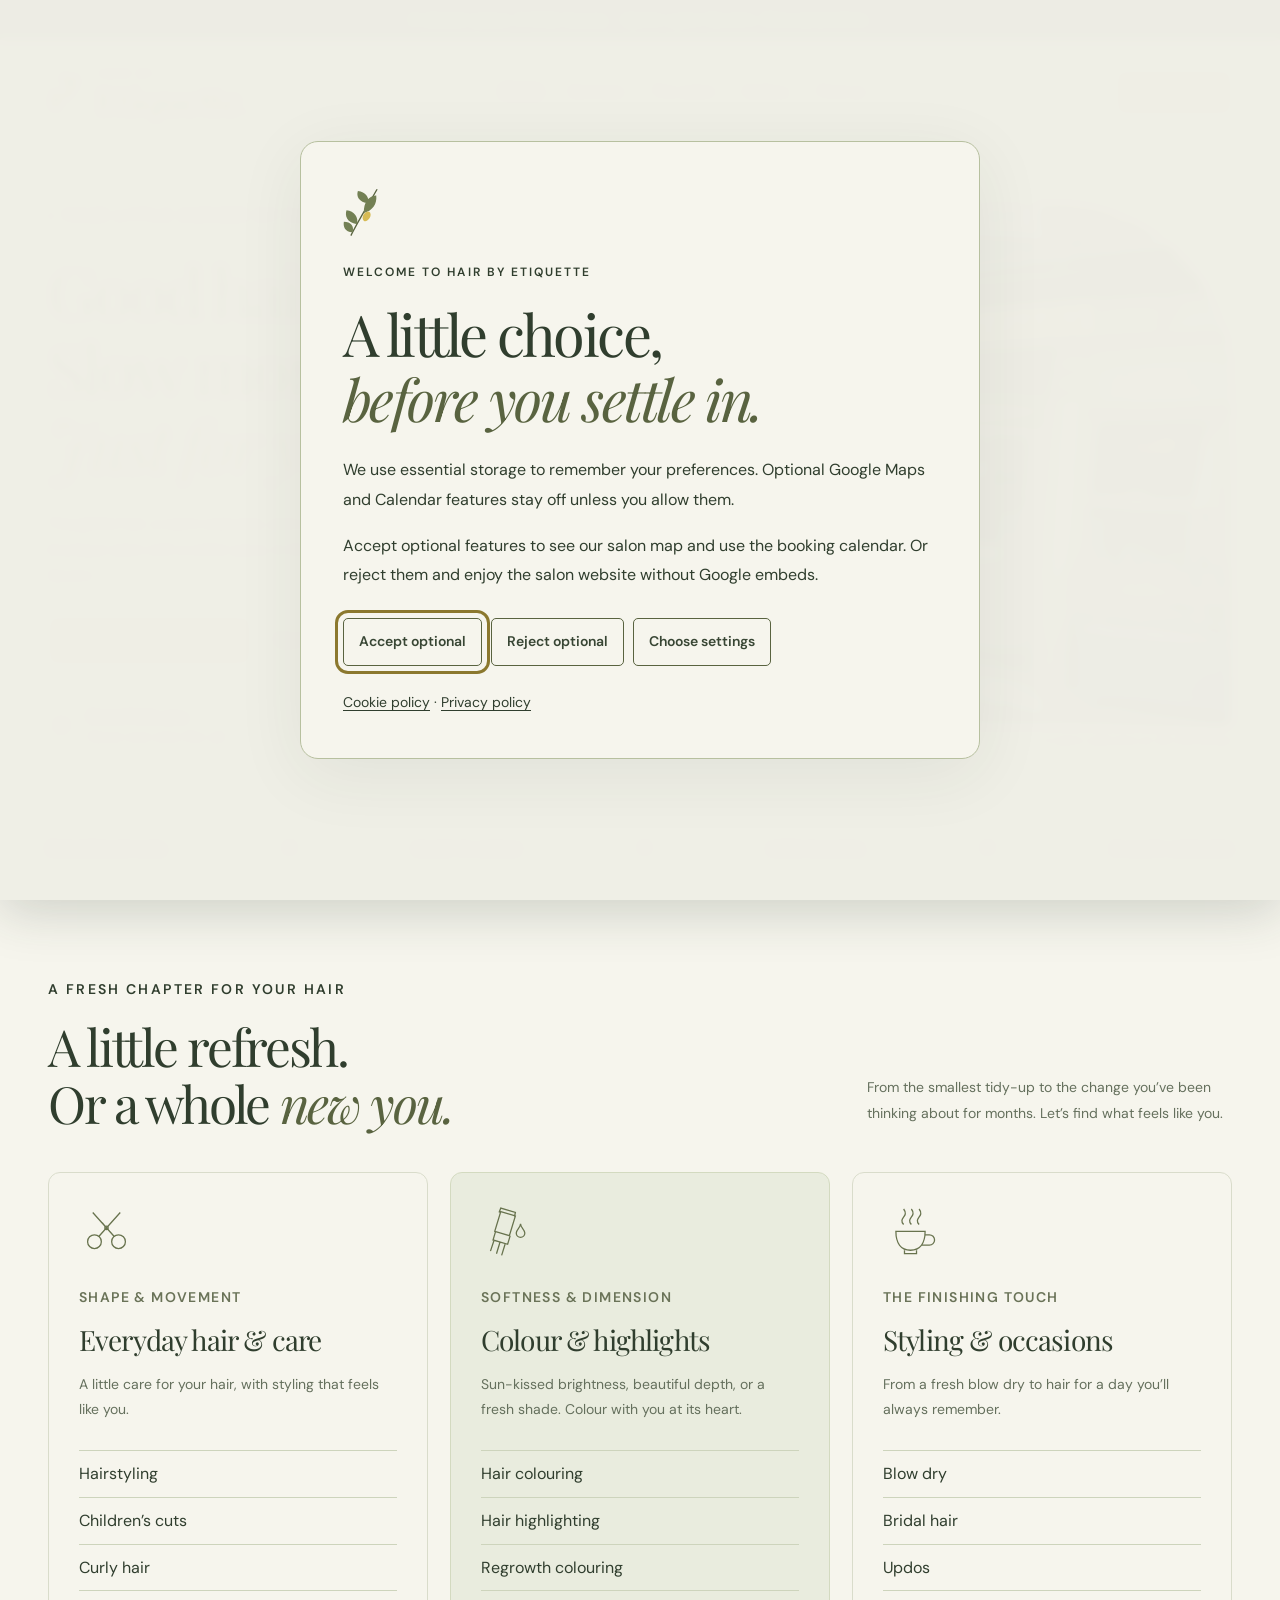
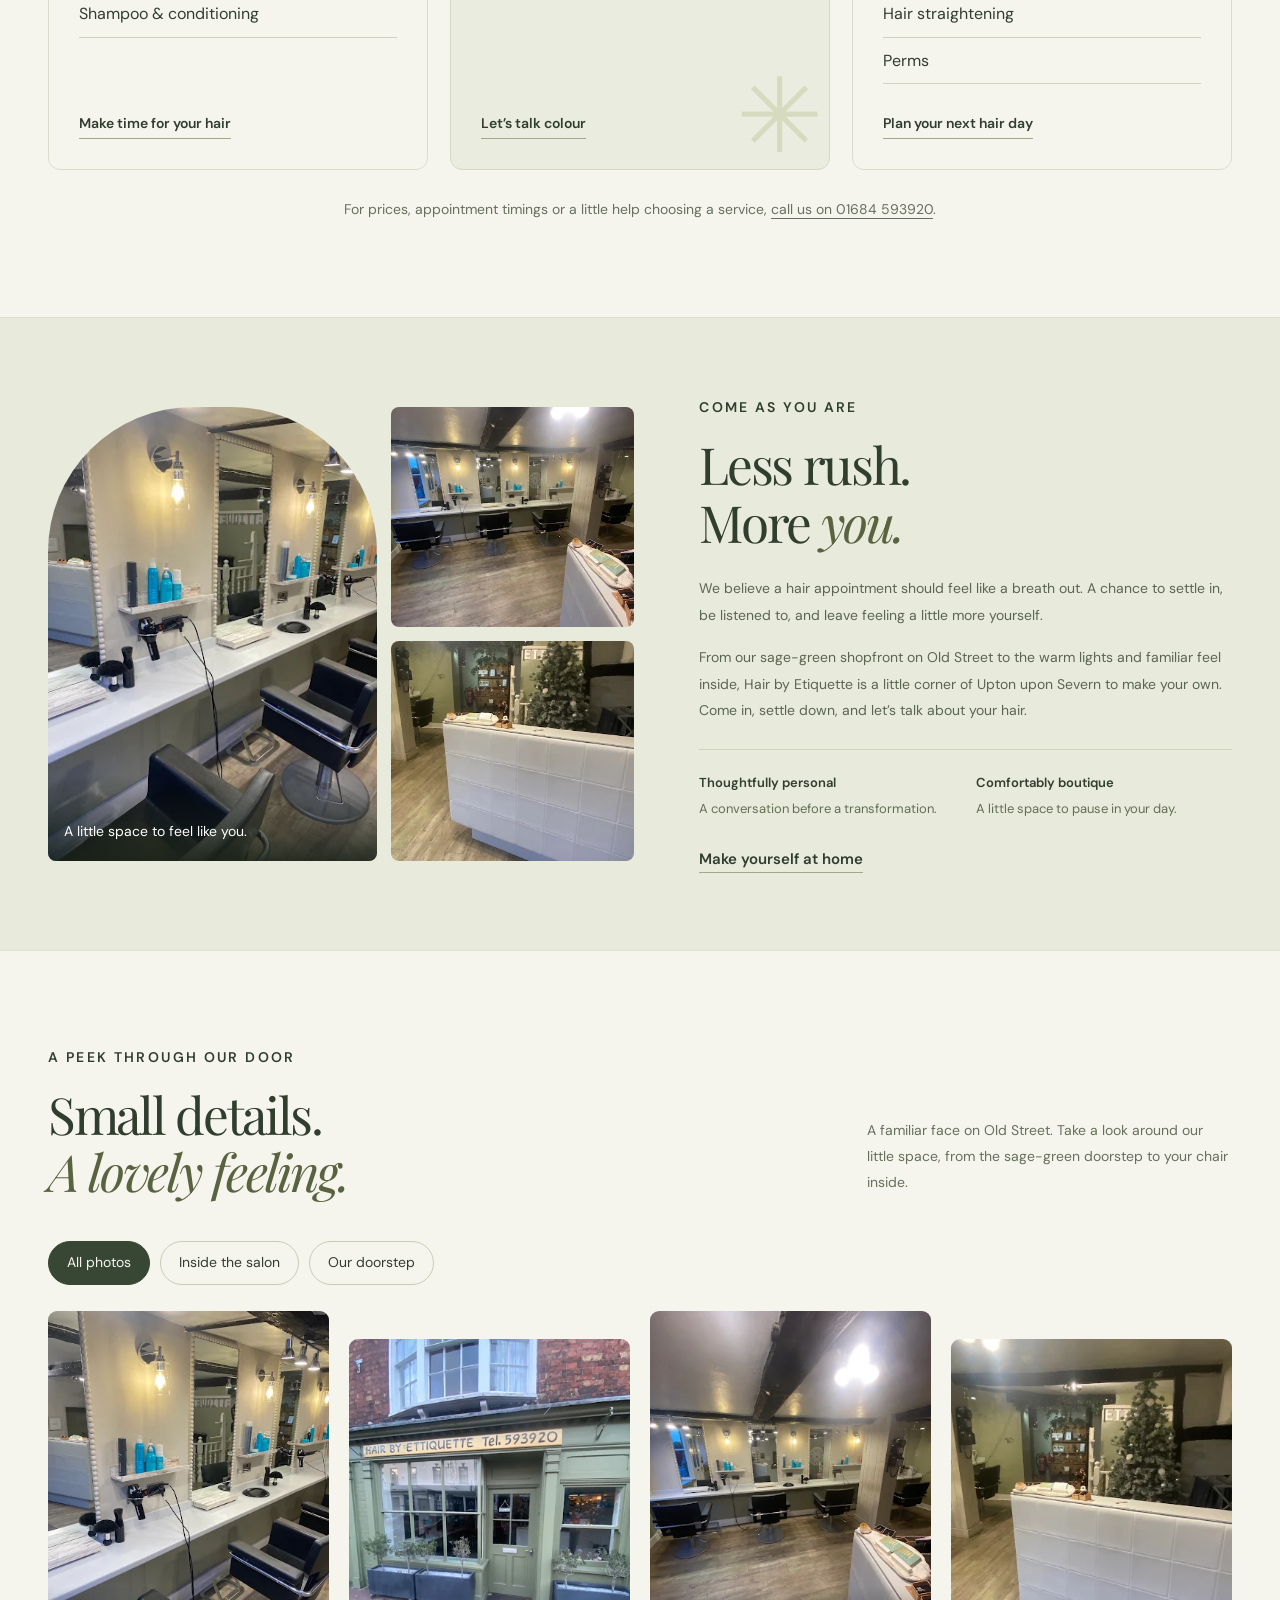
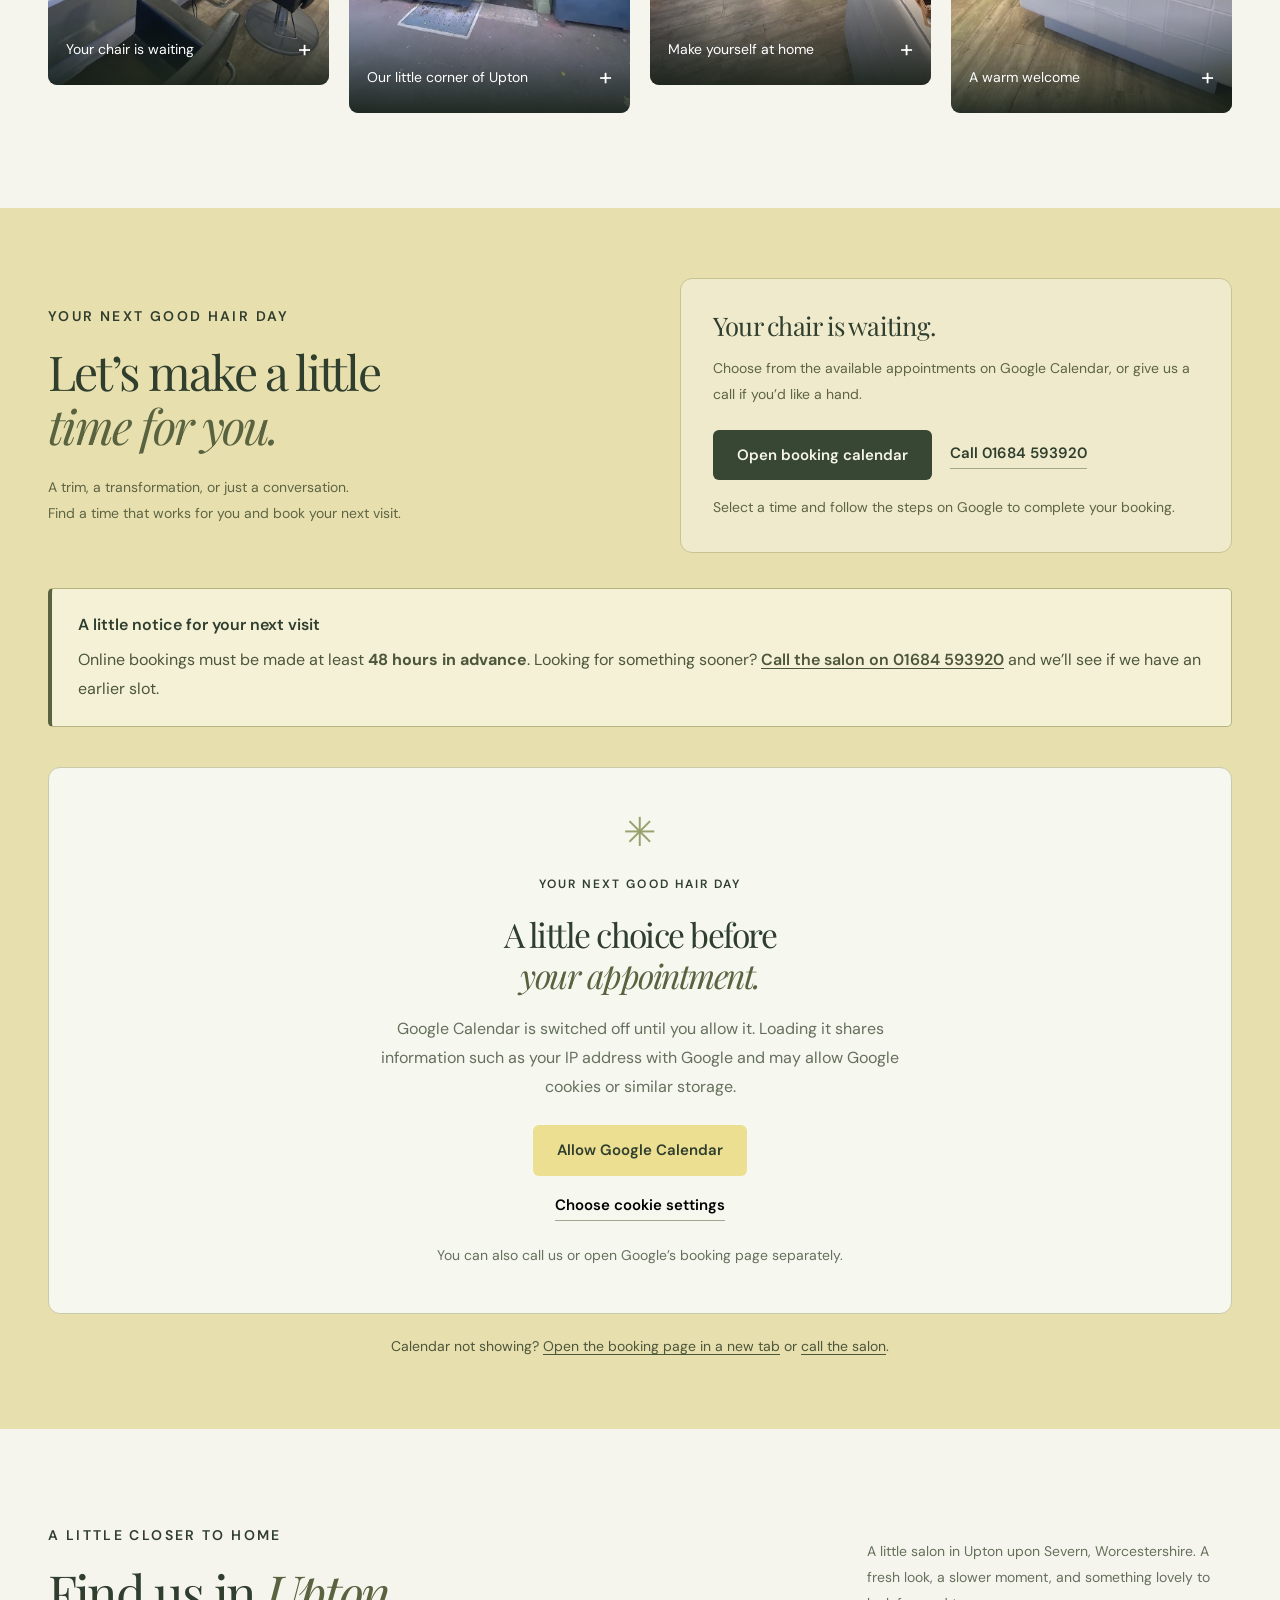
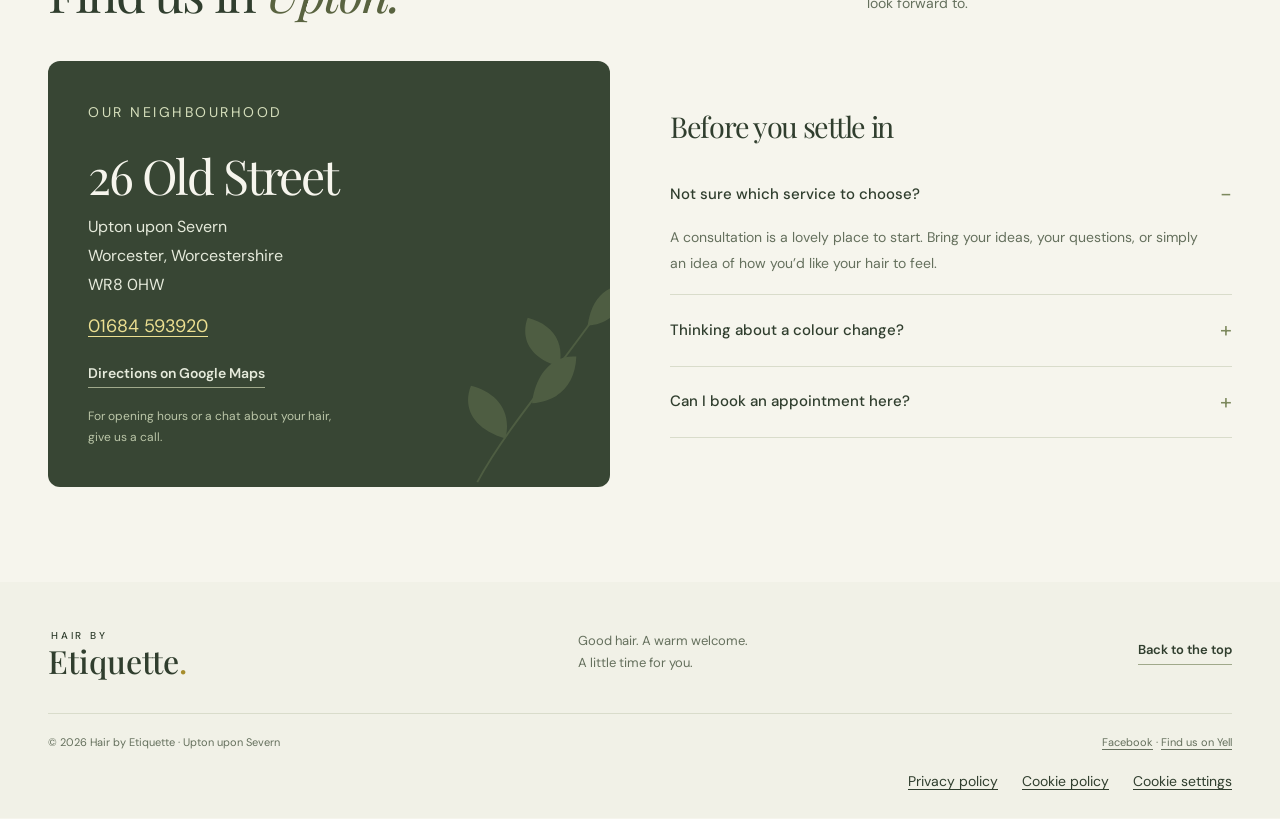
<file: index.html>
<!doctype html>
<html lang="en-GB">
  <head>
    <meta charset="UTF-8" />
    <meta name="viewport" content="width=device-width, initial-scale=1" />
    <meta name="theme-color" content="#384634" />
    <meta
      name="description"
      content="Meet Hair by Etiquette: a cosy boutique hair salon in Upton upon Severn. Explore thoughtful cuts, lived-in colour and a slower kind of salon experience."
    />
    <title>Hair by Etiquette | A little time for you</title>
    <link rel="icon" href="assets/olive-mark.svg" type="image/svg+xml" />
    <link rel="stylesheet" href="fonts.css" />
    <link rel="stylesheet" href="style.css" />
    <script src="nav-indicator.js" defer></script>
    <link rel="stylesheet" href="interactions.css" />
    <script src="privacy.js" defer></script>
    <script src="salon.js" defer></script>
    <script type="application/ld+json">
      {
        "@context": "https://schema.org",
        "@type": "HairSalon",
        "name": "Hair by Etiquette",
        "alternateName": "Hair by Ettiquette",
        "telephone": "+441684593920",
        "address": {
          "@type": "PostalAddress",
          "streetAddress": "26 Old Street",
          "addressLocality": "Upton upon Severn",
          "addressRegion": "Worcestershire",
          "postalCode": "WR8 0HW",
          "addressCountry": "GB"
        },
        "sameAs": [
          "https://www.facebook.com/p/Hair-by-Ettiquette-100063587499851/",
          "https://www.yell.com/biz/hair-by-etiquette-worcester-1563674/"
        ]
      }
    </script>
  </head>
  <body>
    <a class="skip-link" href="#main">Skip to content</a>
    <div class="announcement">
      A slower pace. A little luxury.
      <span>Upton upon Severn, Worcestershire.</span>
    </div>
    <header>
      <div class="nav container">
        <a class="brand" href="#home" aria-label="Hair by Etiquette home"
          ><img
            src="assets/olive-mark.svg"
            width="38"
            height="48"
            alt=""
          /><span
            ><small>HAIR BY</small>Etiquette<span class="brand-period"
              >.</span
            ></span
          ></a
        >
        <nav class="nav-tabs" aria-label="Main navigation">
          <a class="tab active" href="#home" aria-current="location">Home</a>
          <a class="tab" href="#services">Services</a>
          <a class="tab" href="#salon">The salon</a>
          <a class="tab" href="#gallery">Gallery</a>
          <a class="tab" href="#visit">Find us</a>
        </nav>
        <a class="button button-small header-cta" href="#appointment"
          >Book online</a
        >
      </div>
    </header>
    <main id="main">
      <section class="hero container" id="home" aria-labelledby="hero-title">
        <div class="hero-copy">
          <p class="eyebrow"><span></span> YOUR LITTLE CORNER OF CALM</p>
          <h1 id="hero-title">
            Good hair.<br />Slow moments.<br /><em>Just for you.</em>
          </h1>
          <p class="hero-description">
            Thoughtful hair, a warm welcome, and a little time to yourself. A
            boutique salon with a softer pace, in the heart of Upton upon
            Severn.
          </p>
          <div class="cta-row">
            <a class="button" href="#appointment">Book your appointment</a
            ><a class="text-link" href="#salon">Get to know us</a>
          </div>
          <div class="hero-note">
            <span class="mini-leaf" aria-hidden="true">✳</span>
            <p>Beautifully you.<br /><span>Never one-size-fits-all.</span></p>
          </div>
        </div>
        <figure class="hero-image">
          <img
            src="assets/salon-exterior.webp"
            alt="Hair by Etiquette’s sage-green shopfront at 26 Old Street, Upton upon Severn"
            width="382"
            height="510"
            fetchpriority="high"
          />
          <div class="image-stamp" aria-hidden="true">
            a little<br /><em>time for you</em><span>HAIR BY ETIQUETTE</span>
          </div>
          <figcaption>A warm welcome at 26 Old Street</figcaption>
        </figure>
      </section>

      <div class="values-strip">
        <div class="container">
          <span>Considered cuts</span><i aria-hidden="true">✳</i
          ><span>Lived-in colour</span><i aria-hidden="true">✳</i
          ><span>Little luxuries</span><i aria-hidden="true">✳</i
          ><span>A warm welcome</span>
        </div>
      </div>

      <section
        class="section container"
        id="services"
        aria-labelledby="services-title"
      >
        <div class="section-heading">
          <div>
            <p class="eyebrow">A FRESH CHAPTER FOR YOUR HAIR</p>
            <h2 id="services-title">
              A little refresh.<br />Or a whole <em>new you.</em>
            </h2>
          </div>
          <p>
            From the smallest tidy-up to the change you’ve been thinking about
            for months. Let’s find what feels like you.
          </p>
        </div>
        <div class="cards services-grid">
          <article class="card reveal service-card">
            <svg
              class="service-icon"
              viewBox="0 0 64 64"
              fill="none"
              stroke="currentColor"
              stroke-width="1.5"
              aria-hidden="true"
            >
              <circle cx="18" cy="45" r="8" />
              <circle cx="46" cy="45" r="8" />
              <path d="m23 39 25-28M41 39 16 11M32 29l-5-6" />
              <circle cx="32" cy="29" r="2" />
            </svg>
            <p class="service-category">SHAPE &amp; MOVEMENT</p>
            <h3>Everyday hair &amp; care</h3>
            <p>
              A little care for your hair, with styling that feels like you.
            </p>
            <ul class="service-list" aria-label="Hair and care services">
              <li>Hairstyling</li>
              <li>Children’s cuts</li>
              <li>Curly hair</li>
              <li>Shampoo &amp; conditioning</li>
            </ul>
            <a class="text-link" href="#appointment">Make time for your hair</a>
          </article>
          <article class="card reveal service-card service-card-featured">
            <svg
              class="service-icon"
              viewBox="0 0 64 64"
              fill="none"
              stroke="currentColor"
              stroke-width="1.5"
              aria-hidden="true"
            >
              <path
                d="m23 10 17 5-7 23-17-5zM21 11l2-5 17 5-1 5M17 33l-3 10 17 5 3-10M22 46l-4 13M28 48l-4 13M15 44l-4 12M46 24c0 5-5 7-5 11a5 5 0 0 0 10 0c0-4-5-6-5-11Z"
              />
            </svg>
            <p class="service-category">SOFTNESS &amp; DIMENSION</p>
            <h3>Colour &amp; highlights</h3>
            <p>
              Sun-kissed brightness, beautiful depth, or a fresh shade. Colour
              with you at its heart.
            </p>
            <ul class="service-list" aria-label="Colour services">
              <li>Hair colouring</li>
              <li>Hair highlighting</li>
              <li>Regrowth colouring</li>
            </ul>
            <a class="text-link" href="#appointment">Let’s talk colour</a
            ><span class="card-flourish" aria-hidden="true">✳</span>
          </article>
          <article class="card reveal service-card">
            <svg
              class="service-icon"
              viewBox="0 0 64 64"
              fill="none"
              stroke="currentColor"
              stroke-width="1.5"
              aria-hidden="true"
            >
              <path
                d="M15 33h34c0 14-6 22-17 22s-17-8-17-22ZM25 55v4h14v-4M49 37h5a6 6 0 0 1 0 12h-9M24 25c-7-8 7-9 0-18M33 25c-7-8 7-9 0-18M42 25c-7-8 7-9 0-18"
              />
            </svg>
            <p class="service-category">THE FINISHING TOUCH</p>
            <h3>Styling &amp; occasions</h3>
            <p>
              From a fresh blow dry to hair for a day you’ll always remember.
            </p>
            <ul class="service-list" aria-label="Styling and occasion services">
              <li>Blow dry</li>
              <li>Bridal hair</li>
              <li>Updos</li>
              <li>Hair straightening</li>
              <li>Perms</li>
            </ul>
            <a class="text-link" href="#appointment"
              >Plan your next hair day
            </a>
          </article>
        </div>
        <p class="section-footnote">
          For prices, appointment timings or a little help choosing a service,
          <a href="tel:+441684593920">call us on 01684 593920</a>.
        </p>
      </section>

      <section class="salon-section" id="salon" aria-labelledby="salon-title">
        <div class="container salon-layout">
          <div class="salon-photos" aria-label="Inside Hair by Etiquette">
            <figure class="salon-photo-main">
              <img
                src="assets/salon-styling-stations.webp"
                alt="Black styling chairs, framed mirrors and warm wall lights inside Hair by Etiquette"
                width="382"
                height="510"
                loading="lazy"
              />
              <figcaption>A little space to feel like you.</figcaption>
            </figure>
            <figure>
              <img
                src="assets/salon-interior-wide.webp"
                alt="The salon’s styling area with exposed wooden beams and a wood-effect floor"
                width="382"
                height="510"
                loading="lazy"
              />
            </figure>
            <figure>
              <img
                src="assets/salon-reception.webp"
                alt="Hair by Etiquette’s reception desk with festive decorations"
                width="382"
                height="510"
                loading="lazy"
              />
            </figure>
          </div>
          <div class="salon-copy reveal">
            <p class="eyebrow">COME AS YOU ARE</p>
            <h2 id="salon-title">Less rush.<br />More <em>you.</em></h2>
            <p>
              We believe a hair appointment should feel like a breath out. A
              chance to settle in, be listened to, and leave feeling a little
              more yourself.
            </p>
            <p>
              From our sage-green shopfront on Old Street to the warm lights and
              familiar feel inside, Hair by Etiquette is a little corner of
              Upton upon Severn to make your own. Come in, settle down, and
              let’s talk about your hair.
            </p>
            <div class="salon-details">
              <div>
                <strong>Thoughtfully personal</strong
                ><span>A conversation before a transformation.</span>
              </div>
              <div>
                <strong>Comfortably boutique</strong
                ><span>A little space to pause in your day.</span>
              </div>
            </div>
            <a class="text-link" href="#visit">Make yourself at home</a>
          </div>
        </div>
      </section>

      <section
        class="section container gallery-section"
        id="gallery"
        aria-labelledby="gallery-title"
      >
        <div class="section-heading reveal">
          <div>
            <p class="eyebrow">A PEEK THROUGH OUR DOOR</p>
            <h2 id="gallery-title">
              Small details.<br /><em>A lovely feeling.</em>
            </h2>
          </div>
          <p>
            A familiar face on Old Street. Take a look around our little space,
            from the sage-green doorstep to your chair inside.
          </p>
        </div>
        <div
          class="gallery-filters"
          role="group"
          aria-label="Filter salon photos"
        >
          <button
            class="gallery-filter"
            data-gallery-filter="all"
            aria-pressed="true"
            type="button"
          >
            All photos</button
          ><button
            class="gallery-filter"
            data-gallery-filter="inside"
            aria-pressed="false"
            type="button"
          >
            Inside the salon</button
          ><button
            class="gallery-filter"
            data-gallery-filter="outside"
            aria-pressed="false"
            type="button"
          >
            Our doorstep
          </button>
        </div>
        <div class="gallery-grid">
          <a
            class="gallery-item reveal"
            href="assets/salon-styling-stations.webp"
            data-gallery-item
            data-category="inside"
            data-caption="Your chair, a little calm, and a fresh start."
            aria-label="Enlarge photo of the styling chairs"
            ><img
              src="assets/salon-styling-stations.webp"
              alt="Styling chairs beside framed mirrors and warm wall lights"
              width="382"
              height="510"
              loading="lazy"
            /><span
              >Your chair is waiting <span aria-hidden="true">+</span></span
            ></a
          >
          <a
            class="gallery-item reveal"
            href="assets/salon-exterior.webp"
            data-gallery-item
            data-category="outside"
            data-caption="Our sage-green shopfront at 26 Old Street, Upton upon Severn."
            aria-label="Enlarge photo of the salon shopfront"
            ><img
              src="assets/salon-exterior.webp"
              alt="The sage-green Hair by Etiquette shopfront on Old Street"
              width="382"
              height="510"
              loading="lazy"
            /><span
              >Our little corner of Upton
              <span aria-hidden="true">+</span></span
            ></a
          >
          <a
            class="gallery-item reveal"
            href="assets/salon-interior-wide.webp"
            data-gallery-item
            data-category="inside"
            data-caption="Warm lights and familiar surroundings inside Hair by Etiquette."
            aria-label="Enlarge photo of the salon interior"
            ><img
              src="assets/salon-interior-wide.webp"
              alt="The salon interior, with wooden beams and a row of styling stations"
              width="382"
              height="510"
              loading="lazy"
            /><span
              >Make yourself at home <span aria-hidden="true">+</span></span
            ></a
          >
          <a
            class="gallery-item reveal"
            href="assets/salon-reception.webp"
            data-gallery-item
            data-category="inside"
            data-caption="A warm welcome at reception, dressed for the festive season."
            aria-label="Enlarge photo of the reception"
            ><img
              src="assets/salon-reception.webp"
              alt="The salon reception desk with a festive tree behind it"
              width="382"
              height="510"
              loading="lazy"
            /><span>A warm welcome <span aria-hidden="true">+</span></span></a
          >
        </div>
        <p class="gallery-status sr-only" aria-live="polite">
          Showing all 4 photos.
        </p>
      </section>
      <section
        class="appointment-section"
        id="appointment"
        aria-labelledby="appointment-title"
      >
        <div class="container appointment-layout">
          <div>
            <p class="eyebrow">YOUR NEXT GOOD HAIR DAY</p>
            <h2 id="appointment-title">
              Let’s make a little<br /><em>time for you.</em>
            </h2>
            <p>
              A trim, a transformation, or just a conversation.<br />Find a time
              that works for you and book your next visit.
            </p>
          </div>
          <div class="appointment-card">
            <h3>Your chair is waiting.</h3>
            <p>
              Choose from the available appointments on Google Calendar, or give
              us a call if you’d like a hand.
            </p>
            <div class="cta-row">
              <a
                class="button"
                href="https://calendar.app.google/qKVAjC4Gqqs2WZUR9"
                target="_blank"
                rel="noopener noreferrer"
                >Open booking calendar<span class="sr-only">
                  (opens in a new tab)</span
                ></a
              ><a class="text-link" href="tel:+441684593920"
                >Call 01684 593920</a
              >
            </div>
            <span class="booking-note"
              >Select a time and follow the steps on Google to complete your
              booking.</span
            >
          </div>
        </div>
        <aside class="booking-notice" aria-label="Booking notice">
          <strong>A little notice for your next visit</strong>
          <p>
            Online bookings must be made at least
            <strong>48 hours in advance</strong>. Looking for something sooner?
            <a href="tel:+441684593920">Call the salon on 01684 593920</a> and
            we’ll see if we have an earlier slot.
          </p>
        </aside>
        <div class="container calendar-container">
          <div class="embed-gate" data-embed-service="booking">
            <div class="embed-placeholder" data-embed-placeholder>
              <span class="gate-motif" aria-hidden="true">✳</span>
              <p class="eyebrow">YOUR NEXT GOOD HAIR DAY</p>
              <h3>A little choice before<br /><em>your appointment.</em></h3>
              <p>
                Google Calendar is switched off until you allow it. Loading it
                shares information such as your IP address with Google and may
                allow Google cookies or similar storage.
              </p>
              <button class="button" type="button" data-allow-service="booking">
                Allow Google Calendar</button
              ><button class="text-link" type="button" data-cookie-settings>
                Choose cookie settings
              </button>
              <p class="gate-small">
                You can also call us or open Google’s booking page separately.
              </p>
            </div>
            <div data-embed-mount hidden></div>
          </div>
          <p class="calendar-fallback">
            Calendar not showing?
            <a
              href="https://calendar.app.google/qKVAjC4Gqqs2WZUR9"
              target="_blank"
              rel="noopener noreferrer"
              >Open the booking page in a new tab</a
            >
            or <a href="tel:+441684593920">call the salon</a>.
          </p>
        </div>
      </section>

      <section
        class="section container"
        id="visit"
        aria-labelledby="visit-title"
      >
        <div class="section-heading">
          <div>
            <p class="eyebrow">A LITTLE CLOSER TO HOME</p>
            <h2 id="visit-title">Find us in <em>Upton.</em></h2>
          </div>
          <p>
            A little salon in Upton upon Severn, Worcestershire. A fresh look, a
            slower moment, and something lovely to look forward to.
          </p>
        </div>
        <div class="visit-grid">
          <div class="location-card">
            <span class="location-kicker">OUR NEIGHBOURHOOD</span>
            <h3>26 Old Street</h3>
            <address>
              Upton upon Severn<br />Worcester, Worcestershire<br />WR8 0HW
            </address>
            <a class="location-phone" href="tel:+441684593920">01684 593920</a>
            <div class="location-actions">
              <a
                class="text-link"
                href="https://www.google.com/maps/search/?api=1&amp;query=Hair+By+Etiquette+26+Old+Street+Upton+upon+Severn+WR8+0HW"
                target="_blank"
                rel="noopener noreferrer"
                >Directions on Google Maps<span class="sr-only">
                  (opens in a new tab)</span
                ></a
              >
            </div>
            <p class="location-note">
              For opening hours or a chat about your hair, give us a call.
            </p>
            <svg
              class="location-branch"
              viewBox="0 0 240 320"
              fill="none"
              aria-hidden="true"
            >
              <path
                d="M65 285c23-70 74-147 113-240"
                stroke="currentColor"
                stroke-width="2"
              />
              <path
                d="M86 235c-35-4-50-24-45-48 26 2 47 17 45 48ZM107 194c-2-30 12-54 37-56 4 28-9 49-37 56ZM128 151c-32-3-45-22-41-44 26 2 43 18 41 44ZM150 104c-1-29 12-46 35-49 0 24-12 44-35 49Z"
                fill="currentColor"
              />
            </svg>
          </div>
          <div class="faq">
            <h3>Before you settle in</h3>
            <details open>
              <summary>Not sure which service to choose?</summary>
              <p>
                A consultation is a lovely place to start. Bring your ideas,
                your questions, or simply an idea of how you’d like your hair to
                feel.
              </p>
            </details>
            <details>
              <summary>Thinking about a colour change?</summary>
              <p>
                Start with a colour consultation to talk through your current
                colour and your goals. Confirm any patch-test requirements with
                the salon before a colour appointment.
              </p>
            </details>
            <details>
              <summary>Can I book an appointment here?</summary>
              <p>
                Yes. Choose an available time using our Google Calendar booking
                page below, then follow the steps to complete your booking.
                Prefer to speak to us? Call
                <a href="tel:+441684593920">01684 593920</a>. Online bookings
                need at least 48 hours’ notice. Call us to ask about earlier
                appointments.
              </p>
            </details>
          </div>
        </div>
        <section
          class="inline-salon-map"
          data-embed-service="maps"
          aria-labelledby="map-title"
          hidden
        >
          <div class="map-heading">
            <p class="eyebrow">OUR LITTLE CORNER OF UPTON</p>
            <h2 id="map-title">Meet us on <em>Old Street.</em></h2>
            <p>Hair by Etiquette · 26 Old Street · WR8 0HW</p>
          </div>
          <div data-embed-mount hidden></div>
          <div class="map-footer">
            <a
              href="https://www.google.com/maps/search/?api=1&amp;query=Hair+By+Etiquette+26+Old+Street+Upton+upon+Severn+WR8+0HW"
              target="_blank"
              rel="noopener noreferrer"
              >Open directions in Google Maps</a
            ><a href="tel:+441684593920">Call 01684 593920</a>
          </div>
        </section>
      </section>
    </main>
    <footer>
      <div class="container footer-top">
        <a class="brand" href="#home"
          ><span
            ><small>HAIR BY</small>Etiquette<span class="brand-period"
              >.</span
            ></span
          ></a
        >
        <p>Good hair. A warm welcome.<br />A little time for you.</p>
        <a class="text-link" href="#home">Back to the top</a>
      </div>
      <div class="container footer-bottom">
        <span
          >© <span id="year">2026</span> Hair by Etiquette · Upton upon
          Severn</span
        ><span
          ><a
            href="https://www.facebook.com/p/Hair-by-Ettiquette-100063587499851/"
            target="_blank"
            rel="noopener noreferrer"
            >Facebook<span class="sr-only"> (opens in a new tab)</span></a
          >
          ·
          <a
            href="https://www.yell.com/biz/hair-by-etiquette-worcester-1563674/"
            target="_blank"
            rel="noopener noreferrer"
            >Find us on Yell<span class="sr-only">
              (opens in a new tab)</span
            ></a
          ></span
        >
      </div>
      <div class="container legal-links">
        <a href="privacy.html">Privacy policy</a
        ><a href="cookies.html">Cookie policy</a
        ><button type="button" data-cookie-settings>Cookie settings</button>
      </div>
    </footer>

    <dialog
      id="gallery-dialog"
      class="gallery-dialog"
      aria-labelledby="gallery-caption"
    >
      <button
        class="dialog-close"
        type="button"
        data-close-dialog
        aria-label="Close photo gallery"
      >
        ×
      </button>
      <div class="lightbox-image">
        <img id="gallery-full-image" alt="" width="382" height="510" />
      </div>
      <div class="lightbox-bottom">
        <button
          type="button"
          class="lightbox-nav"
          id="gallery-previous"
          aria-label="Previous photo"
        >
          Previous
        </button>
        <div>
          <p id="gallery-caption"></p>
          <span id="gallery-count" aria-live="polite"></span>
        </div>
        <button
          type="button"
          class="lightbox-nav"
          id="gallery-next"
          aria-label="Next photo"
        >
          Next
        </button>
      </div>
    </dialog>
    <noscript
      ><div class="noscript-notice">
        The gallery and salon details work without JavaScript. Interactive
        Google features stay off. To book or ask about an earlier appointment,
        call <a href="tel:+441684593920">01684 593920</a>.
      </div></noscript
    >
  </body>
</html>
</file>
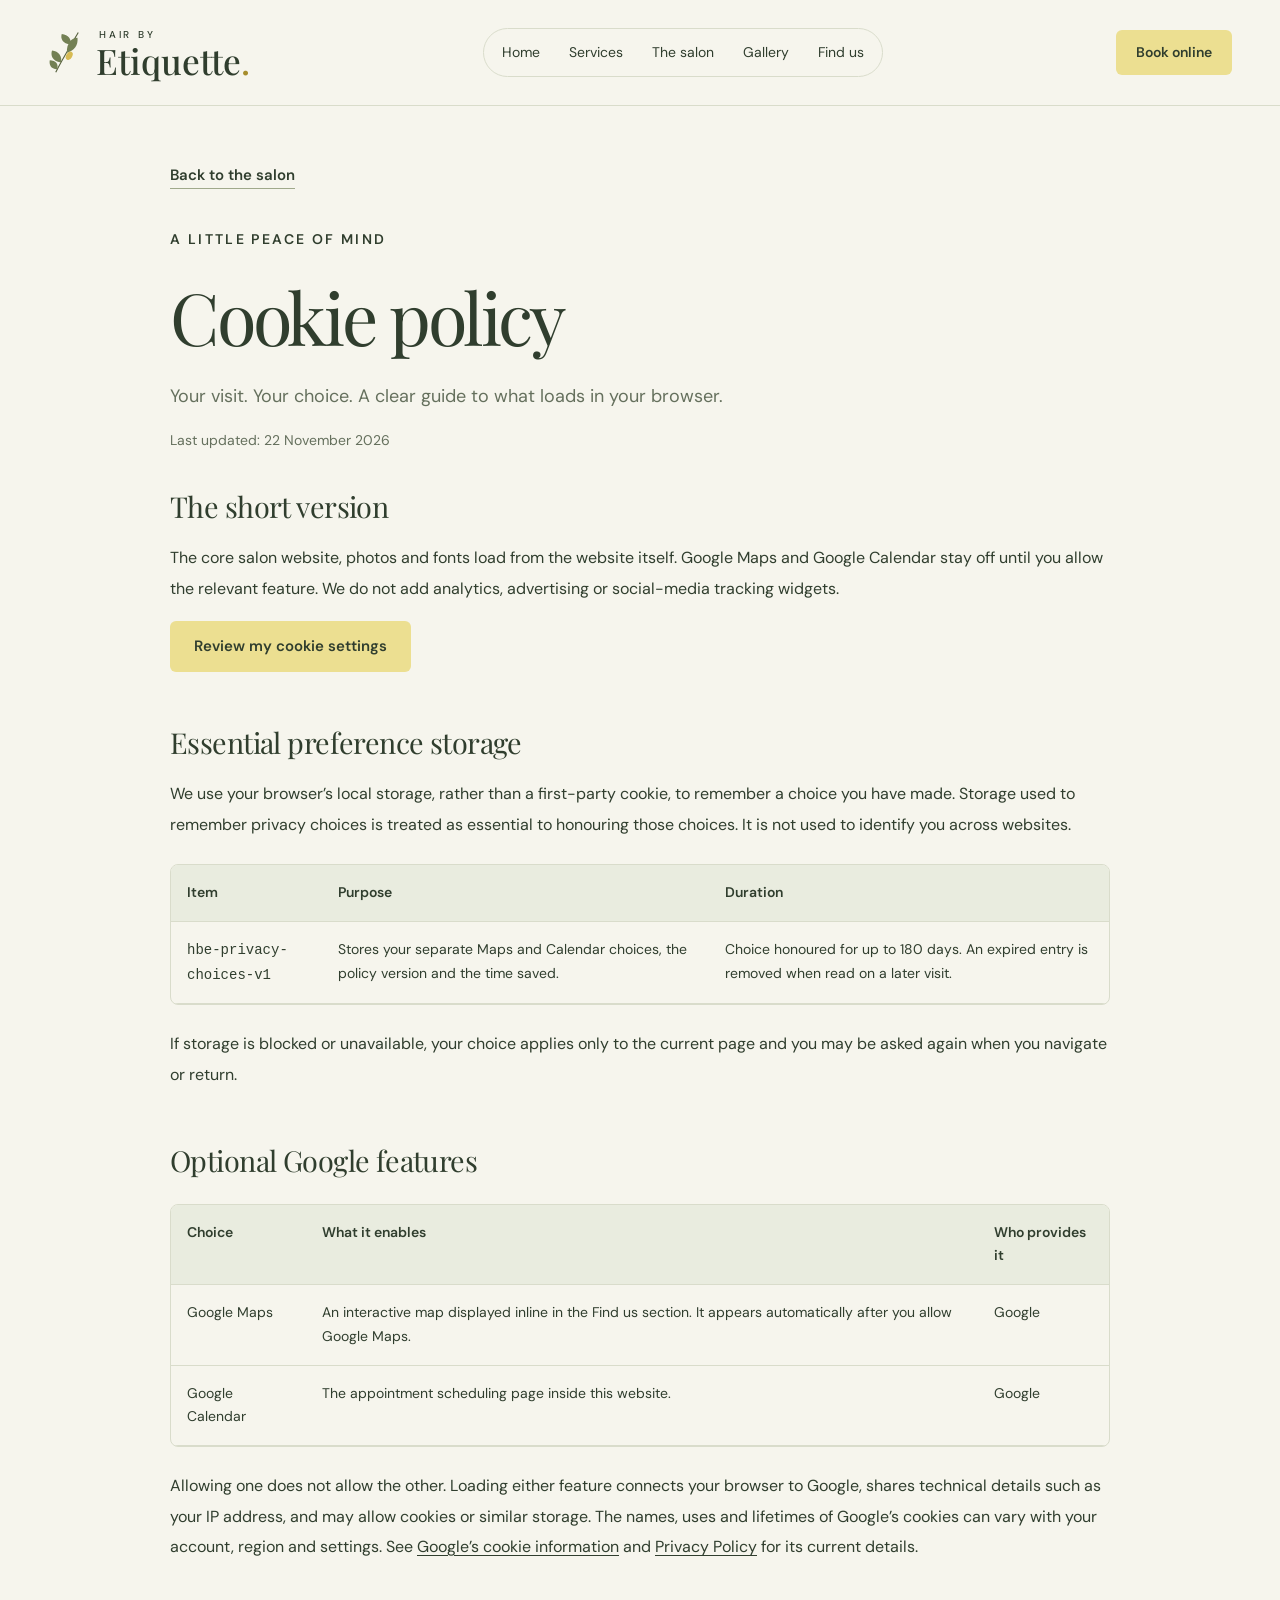
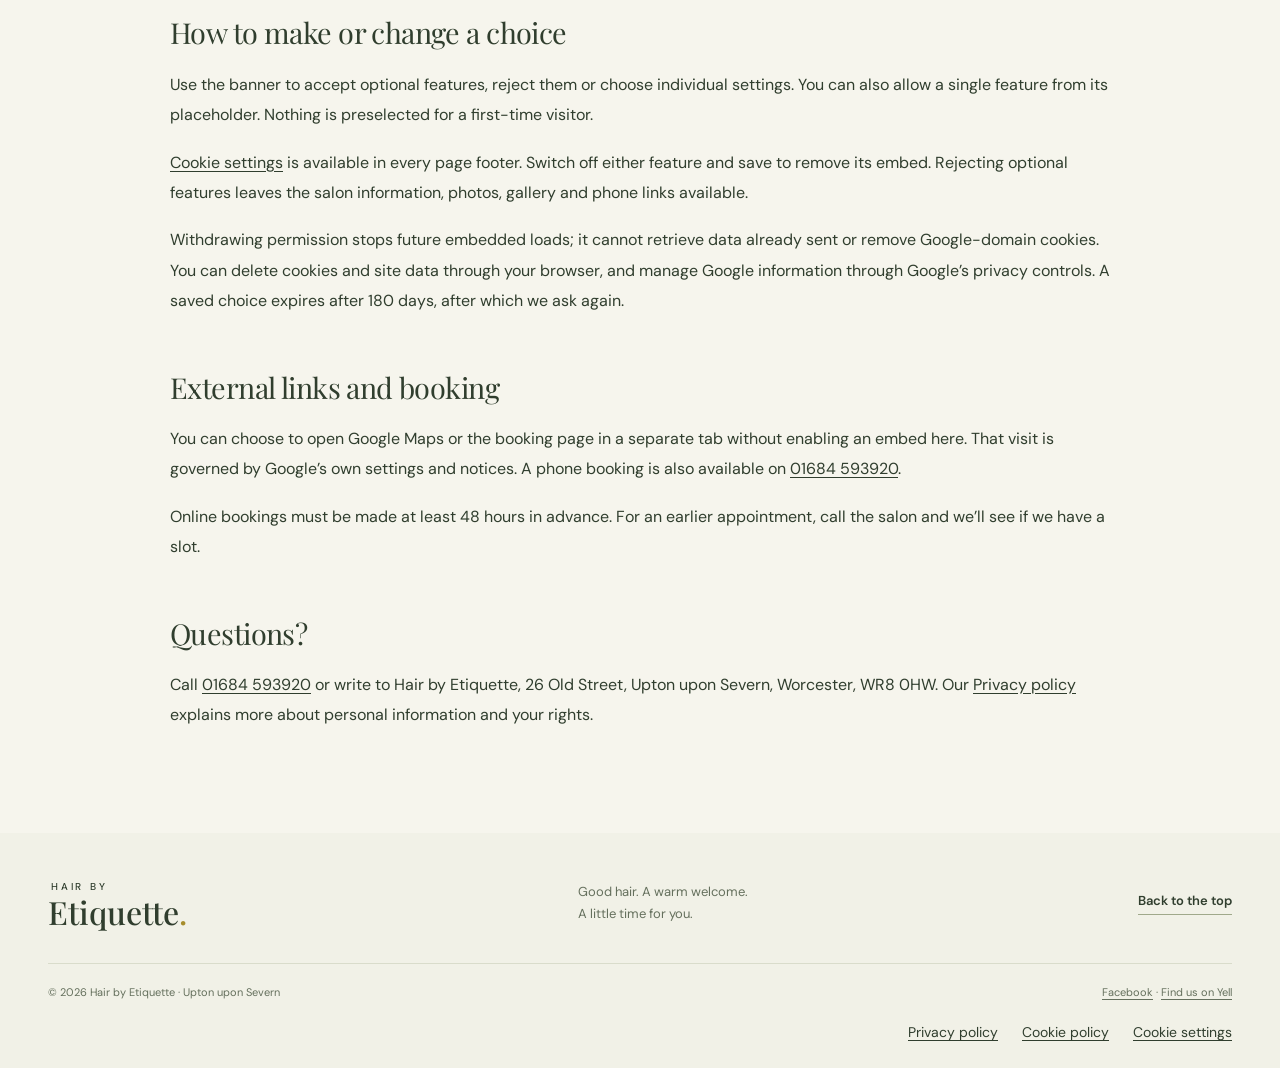
<file: cookies.html>
<!doctype html>
<html lang="en-GB">
  <head>
    <meta charset="UTF-8" />
    <meta name="viewport" content="width=device-width, initial-scale=1" />
    <meta name="theme-color" content="#384634" />
    <meta
      name="description"
      content="Cookie policy for Hair by Etiquette in Upton upon Severn. Learn about information, optional Google features and your privacy choices."
    />
    <title>Cookie policy | Hair by Etiquette</title>
    <link rel="icon" href="assets/olive-mark.svg" type="image/svg+xml" />
    <link rel="stylesheet" href="fonts.css" />
    <link rel="stylesheet" href="style.css" />
    <link rel="stylesheet" href="interactions.css" />
    <script src="privacy.js" defer></script>
  </head>
  <body>
    <header>
      <div class="nav container">
        <a
          class="brand"
          href="index.html#home"
          aria-label="Hair by Etiquette home"
          ><img
            src="assets/olive-mark.svg"
            width="38"
            height="48"
            alt=""
          /><span
            ><small>HAIR BY</small>Etiquette<span class="brand-period"
              >.</span
            ></span
          ></a
        >
        <nav class="nav-tabs" aria-label="Main navigation">
          <a class="tab" href="index.html#home">Home</a>
          <a class="tab" href="index.html#services">Services</a>
          <a class="tab" href="index.html#salon">The salon</a>
          <a class="tab" href="index.html#gallery">Gallery</a>
          <a class="tab" href="index.html#visit">Find us</a>
        </nav>
        <a class="button button-small header-cta" href="index.html#appointment"
          >Book online</a
        >
      </div>
    </header>
    <main id="main" class="container policy-page">
      <a class="text-link" href="index.html">Back to the salon</a>
      <p class="eyebrow">A LITTLE PEACE OF MIND</p>
      <h1>Cookie policy</h1>
      <p class="policy-intro">
        Your visit. Your choice. A clear guide to what loads in your browser.
      </p>
      <p class="policy-date">Last updated: 22 November 2026</p>
      <div class="policy-content">
        <section>
          <h2>The short version</h2>
          <p>
            The core salon website, photos and fonts load from the website
            itself. Google Maps and Google Calendar stay off until you allow the
            relevant feature. We do not add analytics, advertising or
            social-media tracking widgets.
          </p>
          <p>
            <button class="button" type="button" data-cookie-settings>
              Review my cookie settings
            </button>
          </p>
        </section>
        <section>
          <h2>Essential preference storage</h2>
          <p>
            We use your browser’s local storage, rather than a first-party
            cookie, to remember a choice you have made. Storage used to remember
            privacy choices is treated as essential to honouring those choices.
            It is not used to identify you across websites.
          </p>
          <div class="policy-table-wrap">
            <table>
              <thead>
                <tr>
                  <th>Item</th>
                  <th>Purpose</th>
                  <th>Duration</th>
                </tr>
              </thead>
              <tbody>
                <tr>
                  <td><code>hbe-privacy-choices-v1</code></td>
                  <td>
                    Stores your separate Maps and Calendar choices, the policy
                    version and the time saved.
                  </td>
                  <td>
                    Choice honoured for up to 180 days. An expired entry is
                    removed when read on a later visit.
                  </td>
                </tr>
              </tbody>
            </table>
          </div>
          <p>
            If storage is blocked or unavailable, your choice applies only to
            the current page and you may be asked again when you navigate or
            return.
          </p>
        </section>
        <section>
          <h2>Optional Google features</h2>
          <div class="policy-table-wrap">
            <table>
              <thead>
                <tr>
                  <th>Choice</th>
                  <th>What it enables</th>
                  <th>Who provides it</th>
                </tr>
              </thead>
              <tbody>
                <tr>
                  <td>Google Maps</td>
                  <td>
                    An interactive map displayed inline in the Find us section.
                    It appears automatically after you allow Google Maps.
                  </td>
                  <td>Google</td>
                </tr>
                <tr>
                  <td>Google Calendar</td>
                  <td>The appointment scheduling page inside this website.</td>
                  <td>Google</td>
                </tr>
              </tbody>
            </table>
          </div>
          <p>
            Allowing one does not allow the other. Loading either feature
            connects your browser to Google, shares technical details such as
            your IP address, and may allow cookies or similar storage. The
            names, uses and lifetimes of Google’s cookies can vary with your
            account, region and settings. See
            <a
              href="https://policies.google.com/technologies/cookies"
              target="_blank"
              rel="noopener noreferrer"
              >Google’s cookie information</a
            >
            and
            <a
              href="https://policies.google.com/privacy"
              target="_blank"
              rel="noopener noreferrer"
              >Privacy Policy</a
            >
            for its current details.
          </p>
        </section>
        <section>
          <h2>How to make or change a choice</h2>
          <p>
            Use the banner to accept optional features, reject them or choose
            individual settings. You can also allow a single feature from its
            placeholder. Nothing is preselected for a first-time visitor.
          </p>
          <p>
            <button class="inline-button" type="button" data-cookie-settings>
              Cookie settings
            </button>
            is available in every page footer. Switch off either feature and
            save to remove its embed. Rejecting optional features leaves the
            salon information, photos, gallery and phone links available.
          </p>
          <p>
            Withdrawing permission stops future embedded loads; it cannot
            retrieve data already sent or remove Google-domain cookies. You can
            delete cookies and site data through your browser, and manage Google
            information through Google’s privacy controls. A saved choice
            expires after 180 days, after which we ask again.
          </p>
        </section>
        <section>
          <h2>External links and booking</h2>
          <p>
            You can choose to open Google Maps or the booking page in a separate
            tab without enabling an embed here. That visit is governed by
            Google’s own settings and notices. A phone booking is also available
            on <a href="tel:+441684593920">01684 593920</a>.
          </p>
          <p>
            Online bookings must be made at least 48 hours in advance. For an
            earlier appointment, call the salon and we’ll see if we have a slot.
          </p>
        </section>
        <section>
          <h2>Questions?</h2>
          <p>
            Call <a href="tel:+441684593920">01684 593920</a> or write to Hair
            by Etiquette, 26 Old Street, Upton upon Severn, Worcester, WR8 0HW.
            Our <a href="privacy.html">Privacy policy</a> explains more about
            personal information and your rights.
          </p>
        </section>
      </div>
    </main>
    <footer>
      <div class="container footer-top">
        <a class="brand" href="index.html#home"
          ><span
            ><small>HAIR BY</small>Etiquette<span class="brand-period"
              >.</span
            ></span
          ></a
        >
        <p>Good hair. A warm welcome.<br />A little time for you.</p>
        <a class="text-link" href="index.html#home">Back to the top</a>
      </div>
      <div class="container footer-bottom">
        <span
          >© <span id="year">2026</span> Hair by Etiquette · Upton upon
          Severn</span
        ><span
          ><a
            href="https://www.facebook.com/p/Hair-by-Ettiquette-100063587499851/"
            target="_blank"
            rel="noopener noreferrer"
            >Facebook<span class="sr-only"> (opens in a new tab)</span></a
          >
          ·
          <a
            href="https://www.yell.com/biz/hair-by-etiquette-worcester-1563674/"
            target="_blank"
            rel="noopener noreferrer"
            >Find us on Yell<span class="sr-only">
              (opens in a new tab)</span
            ></a
          ></span
        >
      </div>
      <div class="container legal-links">
        <a href="privacy.html">Privacy policy</a
        ><a href="cookies.html">Cookie policy</a
        ><button type="button" data-cookie-settings>Cookie settings</button>
      </div>
    </footer>
    <noscript
      ><div class="noscript-notice">
        Optional Google features remain off without JavaScript. Call
        <a href="tel:+441684593920">01684 593920</a> for help.
      </div></noscript
    >
  </body>
</html>
</file>
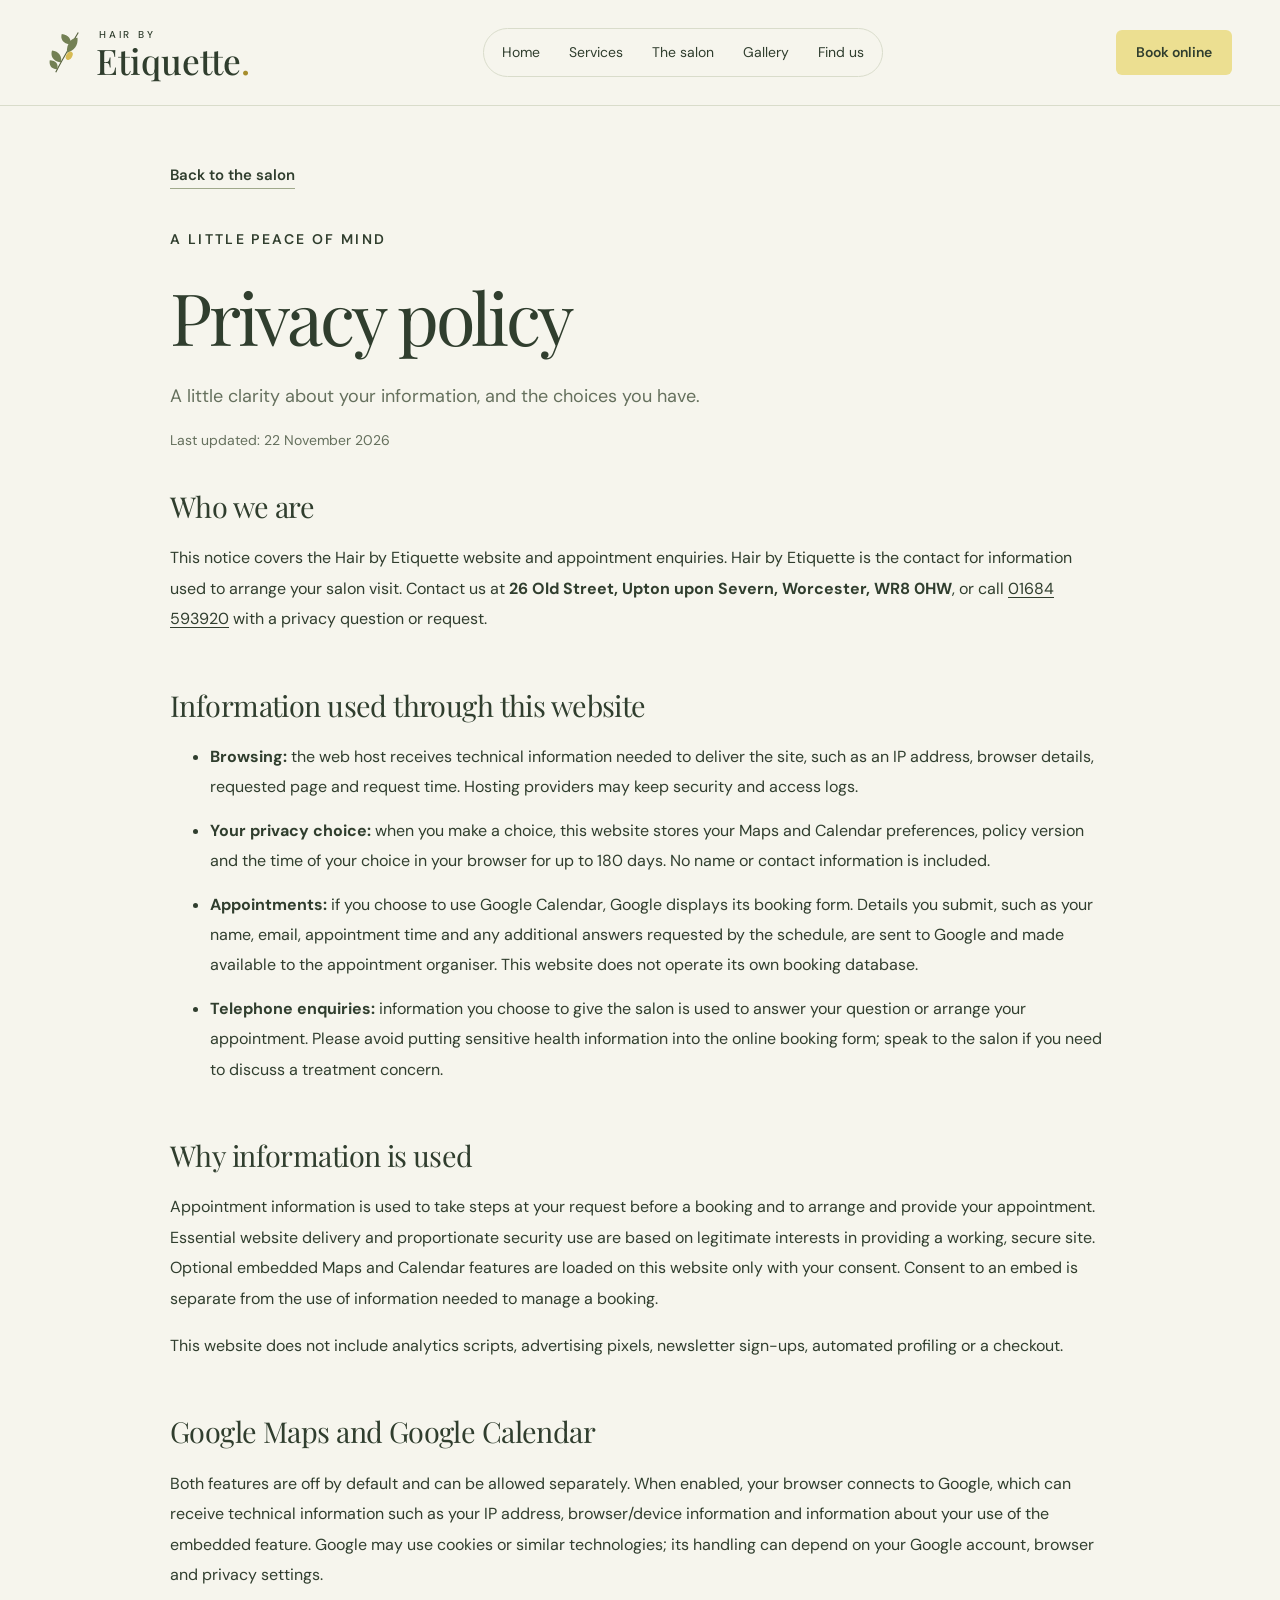
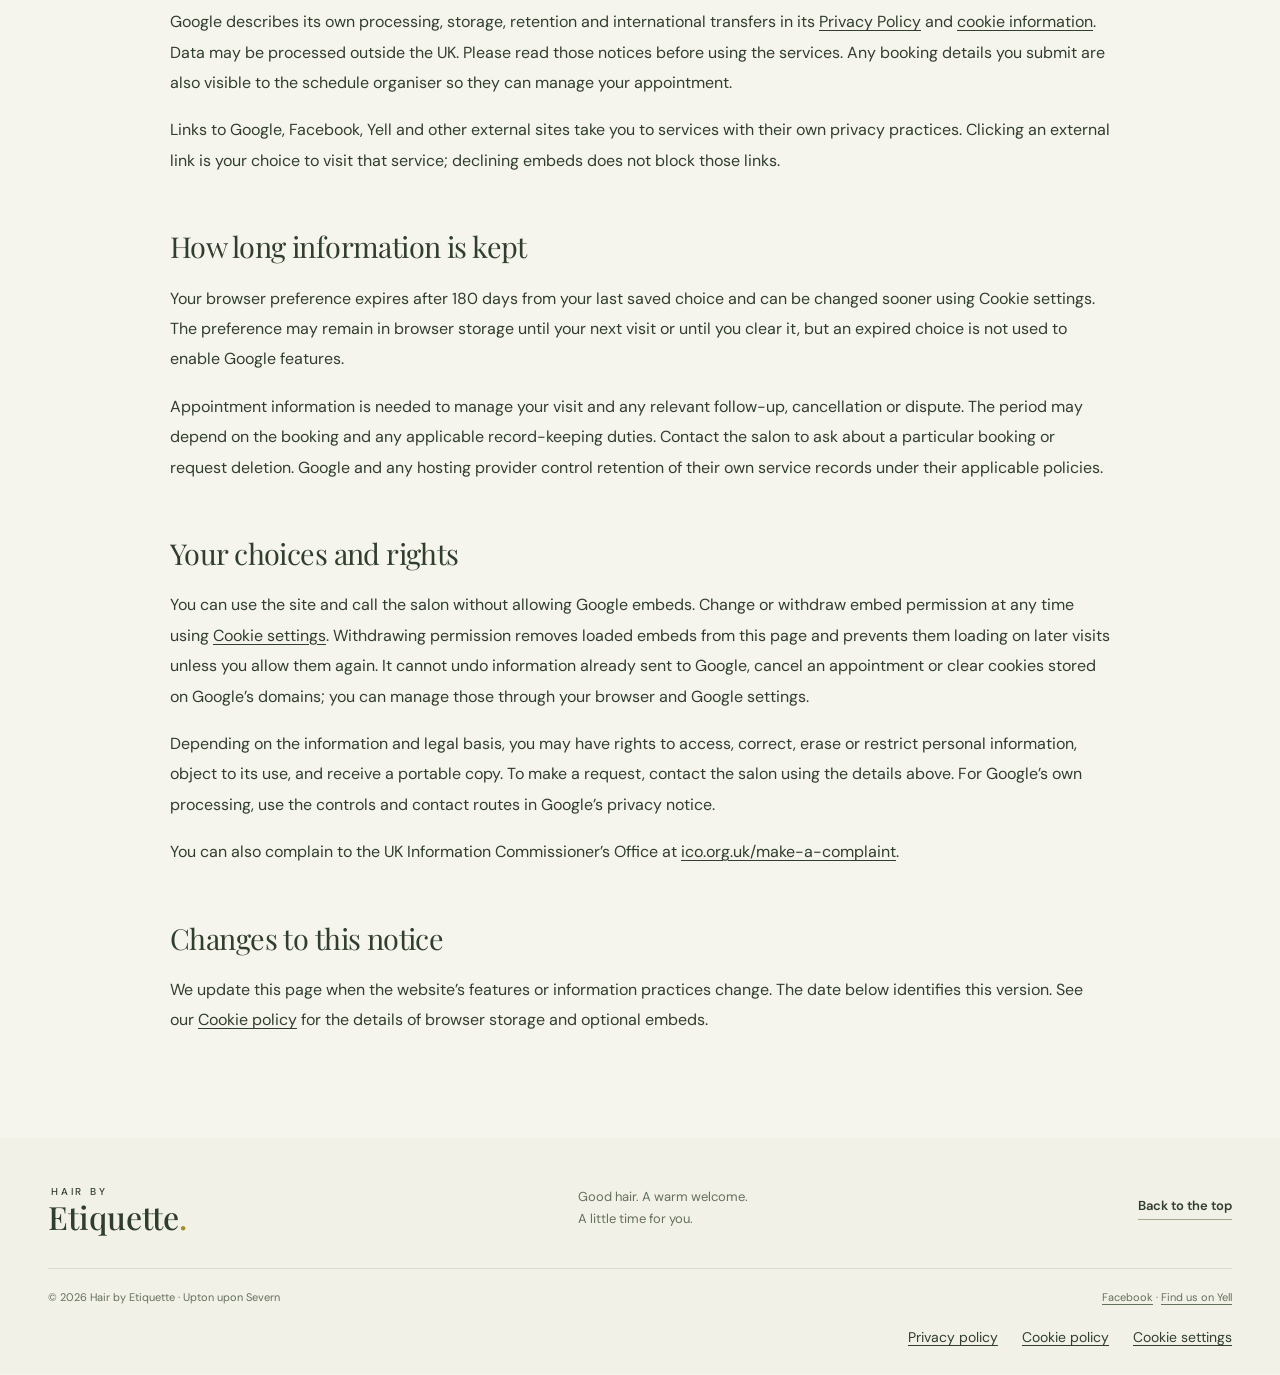
<file: privacy.html>
<!doctype html>
<html lang="en-GB">
  <head>
    <meta charset="UTF-8" />
    <meta name="viewport" content="width=device-width, initial-scale=1" />
    <meta name="theme-color" content="#384634" />
    <meta
      name="description"
      content="Privacy policy for Hair by Etiquette in Upton upon Severn. Learn about information, optional Google features and your privacy choices."
    />
    <title>Privacy policy | Hair by Etiquette</title>
    <link rel="icon" href="assets/olive-mark.svg" type="image/svg+xml" />
    <link rel="stylesheet" href="fonts.css" />
    <link rel="stylesheet" href="style.css" />
    <link rel="stylesheet" href="interactions.css" />
    <script src="privacy.js" defer></script>
  </head>
  <body>
    <header>
      <div class="nav container">
        <a
          class="brand"
          href="index.html#home"
          aria-label="Hair by Etiquette home"
          ><img
            src="assets/olive-mark.svg"
            width="38"
            height="48"
            alt=""
          /><span
            ><small>HAIR BY</small>Etiquette<span class="brand-period"
              >.</span
            ></span
          ></a
        >
        <nav class="nav-tabs" aria-label="Main navigation">
          <a class="tab" href="index.html#home">Home</a>
          <a class="tab" href="index.html#services">Services</a>
          <a class="tab" href="index.html#salon">The salon</a>
          <a class="tab" href="index.html#gallery">Gallery</a>
          <a class="tab" href="index.html#visit">Find us</a>
        </nav>
        <a class="button button-small header-cta" href="index.html#appointment"
          >Book online</a
        >
      </div>
    </header>
    <main id="main" class="container policy-page">
      <a class="text-link" href="index.html">Back to the salon</a>
      <p class="eyebrow">A LITTLE PEACE OF MIND</p>
      <h1>Privacy policy</h1>
      <p class="policy-intro">
        A little clarity about your information, and the choices you have.
      </p>
      <p class="policy-date">Last updated: 22 November 2026</p>
      <div class="policy-content">
        <section>
          <h2>Who we are</h2>
          <p>
            This notice covers the Hair by Etiquette website and appointment
            enquiries. Hair by Etiquette is the contact for information used to
            arrange your salon visit. Contact us at
            <strong>26 Old Street, Upton upon Severn, Worcester, WR8 0HW</strong
            >, or call <a href="tel:+441684593920">01684 593920</a> with a
            privacy question or request.
          </p>
        </section>
        <section>
          <h2>Information used through this website</h2>
          <ul>
            <li>
              <strong>Browsing:</strong> the web host receives technical
              information needed to deliver the site, such as an IP address,
              browser details, requested page and request time. Hosting
              providers may keep security and access logs.
            </li>
            <li>
              <strong>Your privacy choice:</strong> when you make a choice, this
              website stores your Maps and Calendar preferences, policy version
              and the time of your choice in your browser for up to 180 days. No
              name or contact information is included.
            </li>
            <li>
              <strong>Appointments:</strong> if you choose to use Google
              Calendar, Google displays its booking form. Details you submit,
              such as your name, email, appointment time and any additional
              answers requested by the schedule, are sent to Google and made
              available to the appointment organiser. This website does not
              operate its own booking database.
            </li>
            <li>
              <strong>Telephone enquiries:</strong> information you choose to
              give the salon is used to answer your question or arrange your
              appointment. Please avoid putting sensitive health information
              into the online booking form; speak to the salon if you need to
              discuss a treatment concern.
            </li>
          </ul>
        </section>
        <section>
          <h2>Why information is used</h2>
          <p>
            Appointment information is used to take steps at your request before
            a booking and to arrange and provide your appointment. Essential
            website delivery and proportionate security use are based on
            legitimate interests in providing a working, secure site. Optional
            embedded Maps and Calendar features are loaded on this website only
            with your consent. Consent to an embed is separate from the use of
            information needed to manage a booking.
          </p>
          <p>
            This website does not include analytics scripts, advertising pixels,
            newsletter sign-ups, automated profiling or a checkout.
          </p>
        </section>
        <section>
          <h2>Google Maps and Google Calendar</h2>
          <p>
            Both features are off by default and can be allowed separately. When
            enabled, your browser connects to Google, which can receive
            technical information such as your IP address, browser/device
            information and information about your use of the embedded feature.
            Google may use cookies or similar technologies; its handling can
            depend on your Google account, browser and privacy settings.
          </p>
          <p>
            Google describes its own processing, storage, retention and
            international transfers in its
            <a
              href="https://policies.google.com/privacy"
              target="_blank"
              rel="noopener noreferrer"
              >Privacy Policy</a
            >
            and
            <a
              href="https://policies.google.com/technologies/cookies"
              target="_blank"
              rel="noopener noreferrer"
              >cookie information</a
            >. Data may be processed outside the UK. Please read those notices
            before using the services. Any booking details you submit are also
            visible to the schedule organiser so they can manage your
            appointment.
          </p>
          <p>
            Links to Google, Facebook, Yell and other external sites take you to
            services with their own privacy practices. Clicking an external link
            is your choice to visit that service; declining embeds does not
            block those links.
          </p>
        </section>
        <section>
          <h2>How long information is kept</h2>
          <p>
            Your browser preference expires after 180 days from your last saved
            choice and can be changed sooner using Cookie settings. The
            preference may remain in browser storage until your next visit or
            until you clear it, but an expired choice is not used to enable
            Google features.
          </p>
          <p>
            Appointment information is needed to manage your visit and any
            relevant follow-up, cancellation or dispute. The period may depend
            on the booking and any applicable record-keeping duties. Contact the
            salon to ask about a particular booking or request deletion. Google
            and any hosting provider control retention of their own service
            records under their applicable policies.
          </p>
        </section>
        <section>
          <h2>Your choices and rights</h2>
          <p>
            You can use the site and call the salon without allowing Google
            embeds. Change or withdraw embed permission at any time using
            <button class="inline-button" type="button" data-cookie-settings>
              Cookie settings</button
            >. Withdrawing permission removes loaded embeds from this page and
            prevents them loading on later visits unless you allow them again.
            It cannot undo information already sent to Google, cancel an
            appointment or clear cookies stored on Google’s domains; you can
            manage those through your browser and Google settings.
          </p>
          <p>
            Depending on the information and legal basis, you may have rights to
            access, correct, erase or restrict personal information, object to
            its use, and receive a portable copy. To make a request, contact the
            salon using the details above. For Google’s own processing, use the
            controls and contact routes in Google’s privacy notice.
          </p>
          <p>
            You can also complain to the UK Information Commissioner’s Office at
            <a
              href="https://ico.org.uk/make-a-complaint/"
              target="_blank"
              rel="noopener noreferrer"
              >ico.org.uk/make-a-complaint</a
            >.
          </p>
        </section>
        <section>
          <h2>Changes to this notice</h2>
          <p>
            We update this page when the website’s features or information
            practices change. The date below identifies this version. See our
            <a href="cookies.html">Cookie policy</a> for the details of browser
            storage and optional embeds.
          </p>
        </section>
      </div>
    </main>
    <footer>
      <div class="container footer-top">
        <a class="brand" href="index.html#home"
          ><span
            ><small>HAIR BY</small>Etiquette<span class="brand-period"
              >.</span
            ></span
          ></a
        >
        <p>Good hair. A warm welcome.<br />A little time for you.</p>
        <a class="text-link" href="index.html#home">Back to the top</a>
      </div>
      <div class="container footer-bottom">
        <span
          >© <span id="year">2026</span> Hair by Etiquette · Upton upon
          Severn</span
        ><span
          ><a
            href="https://www.facebook.com/p/Hair-by-Ettiquette-100063587499851/"
            target="_blank"
            rel="noopener noreferrer"
            >Facebook<span class="sr-only"> (opens in a new tab)</span></a
          >
          ·
          <a
            href="https://www.yell.com/biz/hair-by-etiquette-worcester-1563674/"
            target="_blank"
            rel="noopener noreferrer"
            >Find us on Yell<span class="sr-only">
              (opens in a new tab)</span
            ></a
          ></span
        >
      </div>
      <div class="container legal-links">
        <a href="privacy.html">Privacy policy</a
        ><a href="cookies.html">Cookie policy</a
        ><button type="button" data-cookie-settings>Cookie settings</button>
      </div>
    </footer>
    <noscript
      ><div class="noscript-notice">
        Optional Google features remain off without JavaScript. Call
        <a href="tel:+441684593920">01684 593920</a> for help.
      </div></noscript
    >
  </body>
</html>
</file>
<file: fonts.css>
@font-face {
  font-family: "DM Sans";
  font-style: normal;
  font-weight: 400;
  font-display: swap;
  src: url(assets/fonts/salon-font-0.ttf) format("truetype");
}
@font-face {
  font-family: "DM Sans";
  font-style: normal;
  font-weight: 500;
  font-display: swap;
  src: url(assets/fonts/salon-font-1.ttf) format("truetype");
}
@font-face {
  font-family: "DM Sans";
  font-style: normal;
  font-weight: 600;
  font-display: swap;
  src: url(assets/fonts/salon-font-2.ttf) format("truetype");
}
@font-face {
  font-family: "DM Sans";
  font-style: normal;
  font-weight: 700;
  font-display: swap;
  src: url(assets/fonts/salon-font-3.ttf) format("truetype");
}
@font-face {
  font-family: "Playfair Display";
  font-style: italic;
  font-weight: 400;
  font-display: swap;
  src: url(assets/fonts/salon-font-4.ttf) format("truetype");
}
@font-face {
  font-family: "Playfair Display";
  font-style: italic;
  font-weight: 500;
  font-display: swap;
  src: url(assets/fonts/salon-font-5.ttf) format("truetype");
}
@font-face {
  font-family: "Playfair Display";
  font-style: normal;
  font-weight: 400;
  font-display: swap;
  src: url(assets/fonts/salon-font-6.ttf) format("truetype");
}
@font-face {
  font-family: "Playfair Display";
  font-style: normal;
  font-weight: 500;
  font-display: swap;
  src: url(assets/fonts/salon-font-7.ttf) format("truetype");
}
@font-face {
  font-family: "Playfair Display";
  font-style: normal;
  font-weight: 600;
  font-display: swap;
  src: url(assets/fonts/salon-font-8.ttf) format("truetype");
}
</file>
<file: style.css>
:root {
  --paper: #f6f5ed;
  --ink: #303e2e;
  --olive: #596340;
  --deep: #384634;
  --muted: #65705d;
  --lemon: #ecdf91;
  --line: #d9dccb;
  --serif: "Playfair Display", Georgia, serif;
  --sans: "DM Sans", Arial, sans-serif;
  --radius: 12px;
}
* {
  box-sizing: border-box;
}
html {
  scroll-behavior: smooth;
  scroll-padding-top: 116px;
}
body {
  margin: 0;
  background: var(--paper);
  color: var(--ink);
  font-family: var(--sans);
  font-size: 16px;
  line-height: 1.7;
}
button,
input,
select,
textarea {
  font: inherit;
}
button,
a {
  -webkit-tap-highlight-color: transparent;
}
a {
  color: inherit;
}
button {
  cursor: pointer;
}
img,
svg {
  max-width: 100%;
  display: block;
}
button:focus-visible,
a:focus-visible,
summary:focus-visible,
input:focus-visible,
select:focus-visible,
textarea:focus-visible {
  outline: 3px solid #8b782e;
  outline-offset: 5px;
}
.container {
  width: min(1240px, calc(100% - 96px));
  margin-inline: auto;
}
.announcement {
  background: var(--deep);
  color: #f5f5e9;
  text-align: center;
  font-size: 0.875rem;
  letter-spacing: 0.035em;
  padding: 8px 16px;
}
.announcement span {
  color: #e2e5cc;
  margin-left: 8px;
}
header {
  position: sticky;
  top: 0;
  z-index: 20;
  background: rgb(246 245 237 / 0.96);
  border-bottom: 1px solid var(--line);
  backdrop-filter: blur(14px);
}
.nav {
  min-height: 105px;
  display: flex;
  align-items: center;
  justify-content: space-between;
  gap: 24px;
}
.brand {
  display: flex;
  align-items: center;
  gap: 10px;
  text-decoration: none;
  font-family: var(--serif);
  font-size: 2.2rem;
  font-weight: 500;
  line-height: 1.05;
  flex-shrink: 0;
}
.brand small {
  display: block;
  font-family: var(--sans);
  font-size: 0.625rem;
  letter-spacing: 0.28em;
  line-height: 1.7;
  padding-left: 3px;
}
.brand-period {
  color: #a68d2c;
}
.brand img {
  height: 48px;
  width: 38px;
}
.nav-tabs {
  position: relative;
  display: flex;
  gap: 3px;
  padding: 5px;
  border: 1px solid var(--line);
  border-radius: 30px;
  --indicator-left: 0px;
  --indicator-width: 0px;
}
.tab {
  position: relative;
  z-index: 1;
  text-decoration: none;
  padding: 7px 17px;
  border-radius: 24px;
  font-size: 0.875rem;
  white-space: nowrap;
  transition: color 0.2s;
}
.tab.active {
  background: #e6e9d9;
  color: #384634;
}
.nav-tabs::before {
  content: "";
  position: absolute;
  top: 5px;
  bottom: 5px;
  left: var(--indicator-left);
  width: var(--indicator-width);
  background: #e6e9d9;
  border-radius: 24px;
  opacity: 0;
  transition:
    left 0.25s,
    width 0.25s,
    opacity 0.2s;
  pointer-events: none;
}
.nav-tabs.has-indicator::before {
  opacity: 1;
}
.button {
  border: 1px solid transparent;
  display: inline-flex;
  align-items: center;
  justify-content: center;
  text-decoration: none;
  background: var(--lemon);
  color: var(--ink);
  padding: 13px 23px;
  border-radius: 6px;
  font-size: 0.9375rem;
  font-weight: 600;
  line-height: 1.5;
  transition:
    background 0.2s,
    transform 0.2s;
  min-height: 48px;
}
.button:hover {
  background: #e3d276;
  transform: translateY(-2px);
}
.button-small {
  padding: 11px 19px;
  min-height: 44px;
}
.text-link {
  background: none;
  border: 0;
  padding: 0 0 3px;
  border-bottom: 1px solid #a0a98b;
  text-decoration: none;
  font-size: 0.9375rem;
  font-weight: 550;
  line-height: 1.6;
  width: fit-content;
  transition:
    border-color 0.2s,
    color 0.2s;
}
.text-link:hover {
  color: #77863f;
  border-color: currentColor;
}
.hero {
  display: grid;
  grid-template-columns: 1fr 1.08fr;
  gap: 65px;
  align-items: center;
  padding-top: 58px;
  padding-bottom: 65px;
}
.eyebrow {
  display: flex;
  align-items: center;
  gap: 9px;
  font-size: 0.75rem;
  line-height: 1.7;
  letter-spacing: 0.17em;
  font-weight: 600;
  margin: 0 0 24px;
}
.eyebrow > span {
  width: 6px;
  height: 6px;
  background: #9b9d5d;
  border-radius: 50%;
}
h1,
h2,
h3,
p,
figure {
  margin: 0;
}
h1,
h2,
h3 {
  font-family: var(--serif);
  font-weight: 400;
  line-height: 1.12;
  letter-spacing: -0.045em;
}
h1 {
  font-size: clamp(3.8rem, 5.4vw, 5rem);
}
h1 em,
h2 em {
  font-weight: 400;
  color: var(--olive);
}
.hero-description {
  max-width: 425px;
  color: var(--muted);
  margin-top: 27px;
  line-height: 1.85;
  font-size: 1rem;
}
.cta-row {
  display: flex;
  align-items: center;
  flex-wrap: wrap;
  gap: 24px;
  margin-top: 28px;
}
.hero-note {
  display: flex;
  align-items: center;
  gap: 13px;
  margin-top: 38px;
  line-height: 1.45;
  font-size: 0.875rem;
}
.hero-note p {
  font-weight: 550;
}
.hero-note p span {
  font-weight: 400;
  color: var(--muted);
  font-size: 0.8125rem;
}
.mini-leaf {
  font-family: Georgia, serif;
  font-size: 2rem;
  color: #959d66;
}
.hero-image {
  position: relative;
  align-self: stretch;
  min-height: 540px;
  padding-bottom: 23px;
}
.hero-image > img {
  height: 100%;
  width: 100%;
  object-fit: cover;
  object-position: 65% center;
  border-radius: 180px 180px 10px 10px;
  position: absolute;
  inset: 0;
  height: calc(100% - 23px);
}
.hero-image figcaption {
  position: absolute;
  bottom: 0;
  left: 0;
  width: 100%;
  text-align: right;
  font-size: 0.6875rem;
  letter-spacing: 0.06em;
  color: var(--muted);
}
.image-stamp {
  position: absolute;
  bottom: 49px;
  left: -34px;
  width: 143px;
  height: 143px;
  border: 1px solid #c7c8ac;
  border-radius: 50%;
  background: #f2f1dc;
  color: #596340;
  box-shadow: 0 0 0 7px rgb(246 245 237 / 0.7);
  display: flex;
  align-items: center;
  justify-content: center;
  flex-direction: column;
  font-family: var(--serif);
  font-size: 1.2rem;
  line-height: 1.3;
  transform: rotate(-9deg);
}
.image-stamp em {
  font-size: 1.4rem;
}
.image-stamp span {
  font-family: var(--sans);
  font-size: 0.5rem;
  letter-spacing: 0.13em;
  margin-top: 12px;
}
.values-strip {
  background: #e9ecdf;
  border-block: 1px solid #dce1ce;
}
.values-strip > .container {
  display: flex;
  align-items: center;
  justify-content: space-between;
  gap: 20px;
  padding-block: 18px;
}
.values-strip span {
  font-size: 0.875rem;
  letter-spacing: 0.045em;
}
.values-strip i {
  color: #8a9567;
  font-style: normal;
  font-size: 1.1rem;
}
.section {
  padding-block: 95px;
  scroll-margin-top: 0;
}
h2 {
  font-size: clamp(2.8rem, 4vw, 3.5rem);
}
.section-heading {
  display: flex;
  justify-content: space-between;
  align-items: flex-end;
  gap: 60px;
  margin-bottom: 40px;
}
.section-heading .eyebrow {
  margin-bottom: 16px;
}
.section-heading > p {
  max-width: 365px;
  color: var(--muted);
  font-size: 0.9375rem;
  line-height: 1.85;
  padding-bottom: 5px;
}
.cards {
  display: grid;
  gap: 22px;
}
.services-grid {
  grid-template-columns: repeat(3, 1fr);
}
.card {
  border: 1px solid var(--line);
  border-radius: var(--radius);
}
.service-card {
  padding: 30px;
  position: relative;
  display: flex;
  align-items: flex-start;
  flex-direction: column;
  overflow: hidden;
  transition:
    transform 0.2s,
    border-color 0.2s;
}
.service-card:hover {
  transform: translateY(-4px);
  border-color: #a0ac7f;
}
.service-icon {
  height: 55px;
  width: 55px;
  margin-bottom: 28px;
  color: #68734e;
}
.service-category {
  font-size: 0.625rem;
  font-weight: 600;
  letter-spacing: 0.17em;
  margin-bottom: 12px;
  color: #6a7358;
}
.service-card h3 {
  font-size: 1.75rem;
  letter-spacing: -0.03em;
  margin-bottom: 15px;
}
.service-card > p:not(.service-category) {
  color: var(--muted);
  font-size: 0.9375rem;
  line-height: 1.8;
  margin-bottom: 28px;
}
.service-card > .text-link {
  margin-top: auto;
  font-size: 0.875rem;
  z-index: 1;
}
.service-card-featured {
  background: #e9ecde;
  border-color: #d3dac0;
}
.card-flourish {
  position: absolute;
  font-size: 6.5rem;
  right: 6px;
  bottom: -37px;
  color: #d6dbbf;
  font-family: Georgia, serif;
  pointer-events: none;
}
.section-footnote {
  text-align: center;
  font-size: 0.875rem;
  color: var(--muted);
  margin-top: 28px;
}
.section-footnote a {
  text-underline-offset: 4px;
}
.salon-section {
  padding-block: 78px;
  background: #e8eadc;
  border-block: 1px solid #dde0ce;
}
.salon-layout {
  display: grid;
  grid-template-columns: 0.95fr 1fr;
  gap: 100px;
  align-items: center;
}
.salon-art {
  display: flex;
  align-items: center;
  flex-direction: column;
  justify-content: center;
  min-height: 460px;
  position: relative;
}
.arch {
  width: 270px;
  height: 355px;
  background: #d8deca;
  border-radius: 150px 150px 8px 8px;
  border: 1px solid #c2cbb0;
  display: flex;
  align-items: center;
  justify-content: center;
  transform: rotate(-7deg);
}
.arch:after {
  content: "";
  position: absolute;
  inset: 16px;
  border: 1px solid #b2bf9b;
  border-radius: 140px 140px 0 0;
}
.arch svg {
  width: 190px;
  height: 290px;
}
.art-label {
  font-size: 0.6875rem;
  letter-spacing: 0.23em;
  color: #68734e;
  margin-top: 40px;
}
.salon-copy .eyebrow {
  margin-bottom: 17px;
}
.salon-copy h2 {
  margin-bottom: 24px;
}
.salon-copy > p:not(.eyebrow) {
  font-size: 0.9375rem;
  color: #5b6651;
  line-height: 1.9;
  margin-bottom: 16px;
}
.salon-details {
  border-top: 1px solid #cdd4bc;
  margin-top: 25px;
  padding-top: 22px;
  display: grid;
  grid-template-columns: 1fr 1fr;
  gap: 20px;
  margin-bottom: 25px;
}
.salon-details strong {
  font-size: 0.8125rem;
  font-weight: 600;
  display: block;
  margin-bottom: 5px;
}
.salon-details span {
  font-size: 0.8125rem;
  line-height: 1.6;
  color: #637055;
  display: block;
}
.visit-grid {
  display: grid;
  grid-template-columns: 1fr 1fr;
  gap: 60px;
  align-items: center;
}
.location-card {
  position: relative;
  overflow: hidden;
  background: var(--deep);
  color: var(--paper);
  padding: 40px;
  border-radius: var(--radius);
  min-height: 365px;
}
.location-kicker {
  display: block;
  font-size: 0.6875rem;
  letter-spacing: 0.18em;
  color: #d6dfbc;
  margin-bottom: 24px;
}
.location-card h3 {
  font-size: 3rem;
  margin-bottom: 10px;
  position: relative;
  z-index: 1;
}
.location-card > p {
  font-size: 0.875rem;
  color: #d5dcc8;
}
.button-outline {
  border-color: #a6b18a;
  background: transparent;
  color: #f3f5e9;
  font-size: 0.8125rem;
  margin-top: 24px;
  position: relative;
  z-index: 1;
}
.button-outline:hover {
  background: #4a573d;
}
.location-card .location-note {
  font-size: 0.75rem;
  max-width: 255px;
  margin-top: 18px;
  color: #bbc6a8;
  position: relative;
  z-index: 1;
}
.location-branch {
  position: absolute;
  right: -55px;
  bottom: -40px;
  width: 230px;
  transform: rotate(10deg);
  color: #647450;
  opacity: 0.5;
  pointer-events: none;
}
.faq h3 {
  font-size: 1.8rem;
  margin-bottom: 17px;
}
.faq details {
  border-bottom: 1px solid var(--line);
  padding-block: 17px;
}
.faq summary {
  font-weight: 500;
  cursor: pointer;
  font-size: 0.9375rem;
  list-style: none;
  display: flex;
  justify-content: space-between;
  align-items: center;
  gap: 18px;
}
.faq summary::-webkit-details-marker {
  display: none;
}
.faq summary:after {
  content: "+";
  font-weight: 400;
  font-size: 1.35rem;
  color: #7d895e;
}
.faq details[open] summary:after {
  content: "−";
}
.faq details p {
  font-size: 0.875rem;
  line-height: 1.85;
  color: var(--muted);
  padding-top: 12px;
  padding-right: 22px;
}
.appointment-section {
  background: #e8dfae;
  padding-block: 70px;
}
.appointment-layout {
  display: grid;
  grid-template-columns: 1fr 1fr;
  gap: 80px;
  align-items: center;
}
.appointment-layout .eyebrow {
  margin-bottom: 17px;
}
.appointment-layout h2 {
  font-size: 3rem;
}
.appointment-layout > div > p:not(.eyebrow) {
  margin-top: 22px;
  font-size: 0.9375rem;
  color: #5d6544;
  line-height: 1.85;
}
.appointment-card {
  border: 1px solid #c9c38f;
  background: rgb(246 245 237 / 0.45);
  padding: 32px;
  border-radius: var(--radius);
}
.appointment-card h3 {
  font-size: 1.6rem;
  letter-spacing: -0.03em;
}
.appointment-card > p {
  margin-top: 16px !important;
  font-size: 0.9375rem;
}
.appointment-card .button {
  background: var(--deep);
  color: #f5f5e9;
  margin-top: 24px;
}
.appointment-card .button:hover {
  background: #4d5d40;
}
footer {
  padding-top: 45px;
  background: #f1f1e7;
}
.footer-top {
  display: flex;
  align-items: center;
  justify-content: space-between;
  gap: 30px;
  padding-bottom: 35px;
}
.footer-top > .brand {
  font-size: 2rem;
}
.footer-top > p {
  font-size: 0.8125rem;
  line-height: 1.7;
  color: var(--muted);
}
.footer-top > .text-link {
  font-size: 0.8125rem;
}
.footer-bottom {
  border-top: 1px solid var(--line);
  padding-block: 19px;
  display: flex;
  justify-content: space-between;
  gap: 20px;
  font-size: 0.6875rem;
  color: var(--muted);
}
.skip-link {
  position: absolute;
  left: 20px;
  top: -80px;
  z-index: 100;
  background: var(--deep);
  color: white;
  padding: 12px;
}
.skip-link:focus {
  top: 8px;
}
.sr-only {
  position: absolute;
  width: 1px;
  height: 1px;
  overflow: hidden;
  clip-path: inset(50%);
  white-space: nowrap;
}
[hidden] {
  display: none !important;
}
@media (min-width: 1440px) {
  .hero {
    gap: 85px;
  }
  .hero-image {
    min-height: 610px;
  }
  .hero {
    padding-top: 65px;
    padding-bottom: 70px;
  }
}
@media (max-width: 1100px) {
  .container {
    width: calc(100% - 64px);
  }
  .nav {
    gap: 14px;
  }
  .tab {
    padding-inline: 12px;
  }
  .brand {
    font-size: 1.9rem;
  }
  .header-cta {
    font-size: 0.8125rem;
    padding-inline: 14px;
  }
  .hero {
    gap: 40px;
  }
  h1 {
    font-size: 4rem;
  }
  .hero-image {
    min-height: 510px;
  }
  .hero .cta-row {
    gap: 18px;
  }
  .hero .button {
    padding-inline: 17px;
    font-size: 0.875rem;
  }
  .hero .text-link {
    font-size: 0.8125rem;
  }
  .salon-layout {
    gap: 50px;
  }
  .service-card {
    padding: 24px;
  }
  .service-card h3 {
    font-size: 1.5rem;
  }
  .visit-grid {
    gap: 35px;
  }
  .appointment-layout {
    gap: 40px;
  }
  .section-heading {
    gap: 40px;
  }
}
@media (max-width: 800px) {
  html {
    scroll-padding-top: 146px;
  }
  .container {
    width: calc(100% - 40px);
  }
  .announcement {
    font-size: 0.6875rem;
  }
  .announcement span {
    display: none;
  }
  .nav {
    flex-wrap: wrap;
    min-height: 0;
    padding-block: 15px;
    row-gap: 13px;
  }
  .brand {
    font-size: 1.9rem;
  }
  .brand img {
    height: 40px;
    width: 30px;
  }
  .header-cta {
    margin-left: auto;
  }
  .nav-tabs {
    order: 3;
    flex-basis: 100%;
    justify-content: center;
    border: 0;
    border-top: 1px solid var(--line);
    border-radius: 0;
    padding: 10px 0 0;
    gap: 10px;
  }
  .nav-tabs::before {
    top: 10px;
    bottom: 0;
  }
  .tab {
    font-size: 0.8125rem;
    padding: 7px 15px;
  }
  .hero {
    grid-template-columns: 1fr 1fr;
    gap: 28px;
    padding-block: 40px;
  }
  .hero-image {
    min-height: 460px;
  }
  h1 {
    font-size: 3.25rem;
  }
  .hero-description {
    font-size: 0.9375rem;
    margin-top: 20px;
  }
  .hero .cta-row {
    gap: 18px;
    margin-top: 22px;
    align-items: flex-start;
    flex-direction: column;
  }
  .hero-note {
    margin-top: 25px;
  }
  .eyebrow {
    font-size: 0.625rem;
    margin-bottom: 18px;
  }
  .image-stamp {
    width: 104px;
    height: 104px;
    font-size: 1rem;
    left: -20px;
    bottom: 43px;
  }
  .image-stamp em {
    font-size: 1.1rem;
  }
  .image-stamp span {
    font-size: 0.375rem;
    margin-top: 9px;
  }
  .hero-image > img {
    border-radius: 130px 130px 8px 8px;
  }
  .values-strip > .container {
    gap: 10px;
  }
  .values-strip span {
    font-size: 0.6875rem;
  }
  .values-strip i {
    font-size: 0.875rem;
  }
  .section {
    padding-block: 65px;
  }
  .section-heading {
    gap: 25px;
    align-items: flex-start;
  }
  .section-heading > div {
    flex: 1.1;
  }
  .section-heading > p {
    flex: 1;
    font-size: 0.875rem;
    padding-top: 34px;
  }
  h2 {
    font-size: 2.6rem;
  }
  .services-grid {
    gap: 14px;
  }
  .service-card {
    padding: 20px 17px;
  }
  .service-card h3 {
    font-size: 1.4rem;
  }
  .service-category {
    font-size: 0.5rem;
    letter-spacing: 0.13em;
  }
  .service-card > p:not(.service-category) {
    font-size: 0.8125rem;
  }
  .service-card > .text-link {
    font-size: 0.75rem;
  }
  .service-icon {
    width: 45px;
    height: 45px;
  }
  .salon-layout {
    gap: 25px;
    grid-template-columns: 0.8fr 1fr;
  }
  .salon-art {
    min-height: 350px;
  }
  .arch {
    width: 205px;
    height: 285px;
  }
  .arch svg {
    height: 240px;
    width: 160px;
  }
  .art-label {
    font-size: 0.5rem;
  }
  .salon-section {
    padding-block: 60px;
  }
  .salon-copy > p:not(.eyebrow) {
    font-size: 0.875rem;
  }
  .salon-details {
    grid-template-columns: 1fr;
    gap: 15px;
  }
  .visit-grid {
    gap: 30px;
    grid-template-columns: 0.95fr 1fr;
  }
  .location-card {
    padding: 25px;
  }
  .location-card h3 {
    font-size: 2.4rem;
  }
  .location-card .button {
    padding: 10px 12px;
    font-size: 0.6875rem;
  }
  .faq h3 {
    font-size: 1.5rem;
  }
  .faq summary {
    font-size: 0.8125rem;
  }
  .faq details p {
    font-size: 0.8125rem;
  }
  .appointment-layout {
    gap: 30px;
  }
  .appointment-layout h2 {
    font-size: 2.5rem;
  }
  .appointment-card {
    padding: 24px;
  }
  .appointment-card h3 {
    font-size: 1.4rem;
  }
  .appointment-card > p {
    font-size: 0.875rem !important;
  }
  .footer-bottom {
    font-size: 0.625rem;
  }
}
@media (max-width: 560px) {
  .container {
    width: calc(100% - 40px);
  }
  .brand {
    font-size: 1.75rem;
  }
  .brand small {
    font-size: 0.5rem;
  }
  .header-cta {
    padding: 10px 14px;
    font-size: 0.75rem;
    min-height: 40px;
  }
  .nav-tabs {
    gap: 4px;
    justify-content: space-between;
  }
  .tab {
    padding-inline: 12px;
  }
  .hero {
    grid-template-columns: 1fr;
    gap: 35px;
    padding-top: 35px;
    padding-bottom: 35px;
  }
  .hero-copy {
    padding-inline: 4px;
  }
  .hero .eyebrow {
    font-size: 0.625rem;
  }
  h1 {
    font-size: clamp(3.5rem, 13vw, 4.7rem);
    line-height: 1.08;
  }
  .hero-description {
    font-size: 1rem;
    max-width: 350px;
  }
  .hero .cta-row {
    flex-direction: row;
    align-items: center;
    gap: 23px;
  }
  .hero .button {
    padding: 13px 17px;
    font-size: 0.8125rem;
  }
  .hero .text-link {
    font-size: 0.8125rem;
  }
  .hero-note {
    margin-top: 25px;
  }
  .hero-image {
    min-height: 395px;
    margin-left: 20px;
    margin-right: 2px;
  }
  .hero-image > img {
    border-radius: 150px 150px 8px 8px;
    object-position: 65% center;
  }
  .hero-image figcaption {
    font-size: 0.5625rem;
  }
  .image-stamp {
    left: -18px;
    bottom: 44px;
    width: 110px;
    height: 110px;
  }
  .values-strip > .container {
    display: grid;
    grid-template-columns: 1fr 1fr;
    gap: 9px 25px;
    text-align: center;
    padding-block: 16px;
  }
  .values-strip span {
    font-size: 0.75rem;
  }
  .values-strip i {
    display: none;
  }
  .section {
    padding-block: 55px;
  }
  .section-heading {
    display: block;
    margin-bottom: 27px;
  }
  .section-heading > p {
    max-width: 100%;
    padding-top: 20px;
    font-size: 0.9375rem;
  }
  .section-heading .eyebrow {
    font-size: 0.625rem;
  }
  h2 {
    font-size: 2.6rem;
  }
  .services-grid {
    grid-template-columns: 1fr;
    gap: 15px;
  }
  .service-card {
    padding: 25px 26px;
  }
  .service-icon {
    margin-bottom: 20px;
  }
  .service-category {
    font-size: 0.625rem;
  }
  .service-card h3 {
    font-size: 1.8rem;
  }
  .service-card > p:not(.service-category) {
    font-size: 0.9375rem;
    max-width: 360px;
    margin-bottom: 20px;
  }
  .service-card > .text-link {
    font-size: 0.875rem;
  }
  .section-footnote {
    font-size: 0.8125rem;
    margin-top: 24px;
  }
  .salon-layout {
    grid-template-columns: 1fr;
    gap: 25px;
  }
  .salon-art {
    min-height: 285px;
    order: 2;
    margin-top: 14px;
  }
  .arch {
    height: 240px;
    width: 180px;
  }
  .arch svg {
    height: 215px;
    width: 145px;
  }
  .art-label {
    margin-top: 27px;
    font-size: 0.5625rem;
  }
  .salon-copy > p:not(.eyebrow) {
    font-size: 0.9375rem;
  }
  .salon-details {
    grid-template-columns: 1fr 1fr;
    gap: 20px;
  }
  .salon-details strong,
  .salon-details span {
    font-size: 0.8125rem;
  }
  .visit-grid {
    grid-template-columns: 1fr;
    gap: 35px;
  }
  .location-card {
    padding: 30px;
    min-height: 350px;
  }
  .location-card h3 {
    font-size: 2.8rem;
  }
  .location-card .button {
    font-size: 0.8125rem;
    padding: 12px 17px;
  }
  .location-card .location-note {
    font-size: 0.75rem;
  }
  .faq h3 {
    font-size: 1.65rem;
  }
  .faq summary {
    font-size: 0.9375rem;
  }
  .faq details p {
    font-size: 0.875rem;
  }
  .appointment-section {
    padding-block: 50px;
  }
  .appointment-layout {
    grid-template-columns: 1fr;
    gap: 30px;
  }
  .appointment-layout h2 {
    font-size: 2.6rem;
  }
  .appointment-card {
    padding: 25px;
  }
  .appointment-card h3 {
    font-size: 1.5rem;
  }
  .footer-top {
    display: grid;
    grid-template-columns: 1fr auto;
    gap: 23px;
  }
  .footer-top > .brand {
    font-size: 1.9rem;
  }
  .footer-top > p {
    font-size: 0.75rem;
  }
  .footer-top > .text-link {
    grid-column: 1/-1;
  }
  .footer-bottom {
    flex-direction: column;
    gap: 8px;
    font-size: 0.6875rem;
    padding-block: 20px;
  }
}
/* Keep content readable at every viewport, including compact layouts. */
.hero-description,
.section-heading > p,
.service-card > p:not(.service-category),
.salon-copy > p:not(.eyebrow),
.faq details p,
.appointment-layout > div > p:not(.eyebrow),
.appointment-card > p,
.eyebrow,
.service-category,
.location-kicker,
.tab,
.service-card > .text-link,
.hero .text-link,
.hero .button,
.header-cta,
.location-card .button,
.art-label {
  font-size: 0.875rem;
}
.service-category {
  letter-spacing: 0.1em;
}
.art-label {
  letter-spacing: 0.12em;
}
.hero .eyebrow,
.section-heading .eyebrow {
  font-size: 0.875rem;
}
@media (max-width: 560px) {
  .nav-tabs {
    gap: 0;
  }
  .tab {
    padding-inline: 10px;
  }
  .eyebrow {
    letter-spacing: 0.11em;
  }
  .hero .cta-row {
    gap: 16px;
  }
  .hero .button {
    padding-inline: 13px;
  }
  .hero .text-link {
    font-size: 0.875rem;
  }
  .appointment-card > p {
    font-size: 1rem !important;
  }
  .art-label {
    font-size: 0.75rem;
  }
  .salon-details strong,
  .salon-details span {
    font-size: 0.875rem;
  }
}
@media (max-width: 360px) {
  .tab {
    padding-inline: 6px;
  }
  .nav > .brand {
    font-size: 1.5rem;
    gap: 6px;
  }
  .nav > .brand img {
    width: 26px;
  }
  .header-cta {
    padding-inline: 10px;
    font-size: 0.8125rem;
  }
}
/* Real salon photography and Google Calendar appointment scheduling. */
.hero-image > img {
  object-position: center 35%;
}
.salon-layout {
  grid-template-columns: 1.1fr 1fr;
  gap: 65px;
}
.salon-photos {
  display: grid;
  grid-template-columns: 1.35fr 1fr;
  grid-template-rows: repeat(2, 220px);
  gap: 14px;
  min-width: 0;
}
.salon-photos figure {
  position: relative;
  overflow: hidden;
  border-radius: 8px;
}
.salon-photos .salon-photo-main {
  grid-row: span 2;
  border-radius: 145px 145px 8px 8px;
}
.salon-photos img {
  width: 100%;
  height: 100%;
  object-fit: cover;
}
.salon-photo-main figcaption {
  position: absolute;
  bottom: 0;
  left: 0;
  right: 0;
  padding: 45px 16px 18px;
  background: linear-gradient(transparent, #182118e6);
  color: #fff;
  font-size: 0.875rem;
  line-height: 1.6;
}
.location-card address {
  position: relative;
  z-index: 1;
  font-style: normal;
  font-size: 1rem;
  line-height: 1.8;
  color: #e5eadb;
}
.location-phone {
  display: block;
  position: relative;
  z-index: 1;
  width: fit-content;
  margin-top: 12px;
  color: var(--lemon);
  text-underline-offset: 4px;
  font-size: 1.125rem;
}
.appointment-card .cta-row {
  gap: 18px;
  margin-top: 22px;
}
.appointment-card .cta-row .button {
  margin-top: 0;
}
.booking-note {
  display: block;
  font-size: 0.875rem;
  line-height: 1.7;
  color: #5d6544;
  margin-top: 16px;
}
.calendar-container {
  margin-top: 40px;
}
.booking-calendar {
  display: block;
  width: 100%;
  height: 650px;
  border: 0;
  border-radius: 12px;
  background: white;
  color-scheme: light;
  box-shadow: 0 8px 30px #3946330a;
}
.calendar-fallback {
  text-align: center;
  font-size: 0.875rem;
  line-height: 1.8;
  color: #4c563a;
  margin-top: 20px;
}
.calendar-fallback a,
.footer-bottom a {
  text-underline-offset: 3px;
}
@media (max-width: 1100px) {
  .salon-layout {
    gap: 35px;
  }
  .salon-photos {
    grid-template-rows: repeat(2, 200px);
  }
}
@media (max-width: 800px) {
  .salon-layout {
    grid-template-columns: 0.9fr 1fr;
    gap: 25px;
  }
  .salon-photos {
    grid-template-columns: 1.2fr 1fr;
    grid-template-rows: repeat(2, 190px);
    gap: 10px;
  }
  .salon-photo-main figcaption {
    font-size: 0.75rem;
    padding-inline: 10px;
  }
}
@media (max-width: 560px) {
  .salon-layout {
    grid-template-columns: 1fr;
    gap: 30px;
  }
  .salon-photos {
    order: 2;
    grid-template-columns: 1.3fr 1fr;
    grid-template-rows: repeat(2, 180px);
  }
  .salon-photos .salon-photo-main {
    border-radius: 100px 100px 8px 8px;
  }
  .salon-photo-main figcaption {
    font-size: 0.8125rem;
  }
  .location-card h3 {
    font-size: 2.5rem;
  }
  .booking-calendar {
    height: 760px;
  }
  .calendar-container {
    margin-top: 30px;
  }
  .calendar-fallback {
    text-align: left;
  }
}
@media (prefers-reduced-motion: reduce) {
  html {
    scroll-behavior: auto;
  }
  *,
  *::before,
  *::after {
    transition: none !important;
    animation: none !important;
  }
}
</file>
<file: interactions.css>
/* Gallery, consent controls, map framing and gentle motion. */
.service-card .service-list {
  list-style: none;
  padding: 0;
  margin: 0 0 28px;
  width: 100%;
  position: relative;
  z-index: 1;
}
.service-list li {
  border-bottom: 1px solid #cdd4bc;
  padding-block: 10px;
  font-size: 1rem;
  line-height: 1.6;
}
.service-list li:first-child {
  border-top: 1px solid #cdd4bc;
}
.service-card h3 {
  line-height: 1.25;
}
.nav-tabs {
  min-width: 0;
}
.tab {
  padding-inline: 13px;
}
.gallery-filters {
  display: flex;
  flex-wrap: wrap;
  gap: 10px;
  margin-bottom: 26px;
}
.gallery-filter {
  padding: 8px 18px;
  border: 1px solid #c5ceb3;
  border-radius: 24px;
  background: transparent;
  color: var(--ink);
  font-size: 0.875rem;
  min-height: 44px;
}
.gallery-filter[aria-pressed="true"] {
  background: var(--deep);
  color: var(--paper);
  border-color: var(--deep);
}
.gallery-grid {
  display: grid;
  grid-template-columns: repeat(4, minmax(0, 1fr));
  gap: 20px;
}
.gallery-item {
  position: relative;
  display: block;
  border-radius: 9px;
  overflow: hidden;
  aspect-ratio: 3/4;
  color: #fff;
  background: #e1e5d5;
}
.gallery-item:nth-child(even) {
  margin-top: 28px;
  margin-bottom: -28px;
}
.gallery-grid {
  padding-bottom: 28px;
}
.gallery-item img {
  width: 100%;
  height: 100%;
  object-fit: cover;
  transition: transform 0.6s ease;
}
.gallery-item:hover img,
.gallery-item:focus-visible img {
  transform: scale(1.045);
}
.gallery-item > span {
  position: absolute;
  bottom: 0;
  left: 0;
  right: 0;
  padding: 45px 18px 18px;
  display: flex;
  align-items: center;
  justify-content: space-between;
  gap: 10px;
  font-size: 0.875rem;
  line-height: 1.5;
  background: linear-gradient(transparent, #182118e6);
}
.gallery-item > span > span {
  font-size: 1.5rem;
  font-weight: 400;
}
dialog {
  color: var(--ink);
  background: var(--paper);
  border: 1px solid #c4ccb4;
  border-radius: 16px;
  padding: 32px;
  max-height: calc(100dvh - 32px);
  overflow-y: auto;
  box-shadow: 0 30px 100px #18211855;
}
dialog::backdrop {
  background: #182118b0;
  backdrop-filter: blur(5px);
}
body:has(dialog[open]) {
  overflow: hidden;
}
.dialog-close {
  position: absolute;
  top: 12px;
  right: 12px;
  width: 44px;
  height: 44px;
  border: 1px solid #c5ceb3;
  border-radius: 50%;
  background: var(--paper);
  color: var(--ink);
  font-size: 1.75rem;
  line-height: 1;
  z-index: 2;
}
.inline-salon-map {
  margin-top: 40px;
  border: 1px solid #c4ccb4;
  border-radius: 12px;
  overflow: hidden;
  background: var(--paper);
}
.map-heading {
  padding: 30px 70px 25px 30px;
  background: var(--deep);
  color: var(--paper);
}
.map-heading h2 {
  font-size: 2.6rem;
}
.map-heading h2 em {
  color: var(--lemon);
}
.map-heading .eyebrow {
  font-size: 0.75rem;
  margin-bottom: 14px;
}
.map-heading > p:last-child {
  font-size: 0.875rem;
  margin-top: 16px;
  color: #dce4d0;
}
.map-footer {
  padding: 20px 28px;
  display: flex;
  flex-wrap: wrap;
  justify-content: space-between;
  gap: 15px;
  font-size: 0.875rem;
}
.map-footer a {
  text-underline-offset: 4px;
}
.map-pin {
  height: 60px;
  margin: 0 auto 20px;
  color: var(--olive);
}
.salon-map-frame {
  width: 100%;
  height: 480px;
  display: block;
  border: 0;
  background: #e9ecdf;
}
.location-actions {
  display: flex;
  align-items: flex-start;
  flex-wrap: wrap;
  flex-direction: column;
  gap: 15px;
  position: relative;
  z-index: 1;
  margin-top: 20px;
}
.location-actions .button {
  margin-top: 0;
}
.location-actions .text-link {
  font-size: 0.875rem;
  color: #e5eadb;
}
.embed-gate {
  background: #f6f7ef;
  border: 1px solid #c9cba8;
  border-radius: 12px;
  overflow: hidden;
}
.embed-placeholder {
  text-align: center;
  padding: 45px 26px;
  max-width: 650px;
  margin-inline: auto;
}
.embed-placeholder h3 {
  font-size: 2.1rem;
  line-height: 1.2;
  margin-bottom: 20px;
}
.embed-placeholder h3 em {
  color: var(--olive);
}
.embed-placeholder > p:not(.eyebrow) {
  font-size: 1rem;
  color: var(--muted);
  line-height: 1.8;
  max-width: 520px;
  margin: 0 auto 24px;
}
.embed-placeholder .eyebrow {
  justify-content: center;
  font-size: 0.75rem;
  margin-block: 20px;
}
.embed-placeholder > .text-link {
  display: block;
  margin: 17px auto 0;
}
.embed-placeholder .gate-small {
  font-size: 0.875rem !important;
  margin: 22px auto 0 !important;
}
.gate-motif {
  font-family: Georgia, serif;
  color: #98a26f;
  font-size: 2.5rem;
  line-height: 1;
}
.map-gate {
  border: 0;
  border-radius: 0;
  background: #edf0e2;
}
.booking-notice {
  width: min(1240px, calc(100% - 96px));
  margin: 35px auto 0;
  padding: 22px 26px;
  border: 1px solid #b5b482;
  border-left: 4px solid var(--olive);
  border-radius: 5px;
  background: #f5f1d7;
}
.booking-notice > strong {
  display: block;
  font-weight: 600;
  margin-bottom: 8px;
}
.booking-notice p {
  font-size: 1rem;
  line-height: 1.8;
  color: #4c563a;
}
.booking-notice a {
  text-underline-offset: 3px;
  font-weight: 550;
}
.legal-links {
  display: flex;
  justify-content: flex-end;
  gap: 24px;
  flex-wrap: wrap;
  padding-block: 0 24px;
  font-size: 0.875rem;
}
.legal-links button,
.inline-button {
  color: inherit;
  background: transparent;
  border: 0;
  text-decoration: underline;
  text-underline-offset: 3px;
  padding: 0;
  font: inherit;
}
.legal-links a {
  text-underline-offset: 3px;
}
.cookie-banner {
  position: fixed;
  bottom: 16px;
  left: 16px;
  right: 16px;
  width: min(1200px, calc(100% - 32px));
  margin-inline: auto;
  z-index: 40;
  background: #f6f5ed;
  border: 1px solid #b7c09f;
  border-radius: 12px;
  box-shadow: 0 10px 50px #26372b33;
  padding: 24px;
  display: grid;
  grid-template-columns: 1fr auto;
  align-items: center;
  gap: 28px;
}
.cookie-banner .cookie-title {
  font-family: var(--serif);
  font-size: 1.3rem;
  line-height: 1.4;
  margin-bottom: 8px;
}
.cookie-banner p {
  font-size: 0.875rem;
  line-height: 1.75;
}
.cookie-banner a {
  text-underline-offset: 3px;
}
.cookie-actions {
  display: flex;
  flex-wrap: wrap;
  gap: 9px;
}
.consent-button {
  border: 1px solid var(--olive);
  color: var(--deep);
  background: transparent;
  padding: 11px 15px;
  font-size: 0.875rem;
  font-weight: 550;
  min-height: 46px;
  border-radius: 5px;
}
.consent-button:hover {
  background: #e6ead8;
}
.cookie-dialog {
  width: min(640px, calc(100% - 32px));
  padding: 35px;
}
.cookie-dialog > .eyebrow {
  margin-top: 15px;
  font-size: 0.75rem;
  max-width: calc(100% - 30px);
}
.cookie-dialog h2 {
  font-size: 2.65rem;
}
.cookie-intro {
  margin-block: 22px;
  font-size: 1rem;
  color: var(--muted);
}
.consent-choice {
  display: flex;
  gap: 24px;
  align-items: center;
  justify-content: space-between;
  border-top: 1px solid var(--line);
  padding: 18px 0;
  cursor: pointer;
}
.consent-choice strong {
  font-size: 1rem;
  font-weight: 600;
}
.consent-choice p {
  font-weight: 400;
  font-size: 0.875rem;
  line-height: 1.8;
  color: var(--muted);
  margin-top: 6px;
}
.consent-choice input {
  accent-color: var(--olive);
  width: 22px;
  height: 22px;
  flex-shrink: 0;
  cursor: pointer;
}
.essential-label {
  color: var(--muted);
  font-size: 0.875rem;
}
.consent-policy-links {
  font-size: 0.875rem;
  line-height: 1.8;
  margin: 5px 0 24px;
}
.gallery-dialog {
  width: min(800px, calc(100% - 24px));
  background: var(--deep);
  color: var(--paper);
  padding: 20px;
}
.lightbox-image {
  display: flex;
  align-items: center;
  justify-content: center;
}
.lightbox-image img {
  max-width: 100%;
  width: auto;
  height: min(65dvh, 600px);
  object-fit: contain;
}
.lightbox-bottom {
  display: grid;
  grid-template-columns: auto 1fr auto;
  align-items: center;
  gap: 20px;
  margin-top: 20px;
}
.lightbox-bottom > div {
  text-align: center;
}
#gallery-caption {
  font-size: 0.9375rem;
  line-height: 1.6;
}
#gallery-count {
  font-size: 0.8125rem;
  color: #d9e1c7;
  display: block;
  margin-top: 7px;
}
.lightbox-nav {
  border: 1px solid #adb998;
  padding: 9px 13px;
  border-radius: 5px;
  background: transparent;
  color: var(--paper);
  font-size: 0.875rem;
  min-height: 44px;
}
.lightbox-nav:disabled {
  opacity: 0.45;
  cursor: default;
}
.policy-page {
  max-width: 940px;
  padding-block: 55px 85px;
}
.policy-page > .eyebrow {
  margin-top: 40px;
}
.policy-page h1 {
  font-size: clamp(3rem, 6vw, 4.5rem);
}
.policy-intro {
  color: var(--muted);
  font-size: 1.125rem;
  margin-top: 24px;
  max-width: 650px;
}
.policy-date {
  font-size: 0.875rem;
  color: var(--muted);
  margin-top: 18px;
}
.policy-content section {
  padding-top: 35px;
}
.policy-content h2 {
  font-size: 1.8rem;
  margin-bottom: 18px;
  letter-spacing: -0.02em;
  line-height: 1.3;
}
.policy-content p,
.policy-content ul {
  font-size: 1rem;
  line-height: 1.9;
  margin-bottom: 17px;
}
.policy-content li {
  margin-bottom: 13px;
}
.policy-content a {
  text-underline-offset: 3px;
}
.policy-table-wrap {
  overflow-x: auto;
  margin-block: 24px;
  border: 1px solid var(--line);
  border-radius: 8px;
}
.policy-content table {
  width: 100%;
  border-collapse: collapse;
  font-size: 0.875rem;
  line-height: 1.7;
}
.policy-content th,
.policy-content td {
  text-align: left;
  vertical-align: top;
  padding: 16px;
  border-bottom: 1px solid var(--line);
}
.policy-content th {
  background: #e9ecdf;
  font-weight: 600;
}
.policy-content code {
  overflow-wrap: anywhere;
}
.noscript-notice {
  background: #e9ecdf;
  padding: 20px;
  text-align: center;
  font-size: 0.875rem;
}
.motion-enabled .reveal {
  opacity: 0;
  transform: translateY(20px);
  transition:
    opacity 0.7s ease,
    transform 0.7s cubic-bezier(0.2, 0.7, 0.2, 1);
}
.motion-enabled .reveal.is-visible {
  opacity: 1;
  transform: translateY(0);
}
.motion-enabled .service-card:nth-child(2),
.motion-enabled .gallery-item:nth-child(2) {
  transition-delay: 0.08s;
}
.motion-enabled .service-card:nth-child(3),
.motion-enabled .gallery-item:nth-child(3) {
  transition-delay: 0.16s;
}
.motion-enabled .hero-copy {
  animation: settle-in 0.8s both;
}
.motion-enabled .hero-image {
  animation: settle-in 1s 0.1s both;
}
@keyframes settle-in {
  from {
    opacity: 0;
    transform: translateY(14px);
  }
  to {
    opacity: 1;
    transform: translateY(0);
  }
}
@media (max-width: 1100px) {
  .cookie-banner {
    grid-template-columns: 1fr;
    gap: 16px;
  }
  .booking-notice {
    width: calc(100% - 64px);
  }
}
@media (max-width: 800px) {
  .gallery-grid {
    grid-template-columns: repeat(2, minmax(0, 1fr));
  }
  .nav-tabs {
    overflow-x: auto;
    flex-shrink: 1;
    max-width: 100%;
  }
  .tab {
    flex-shrink: 0;
    padding-inline: 12px;
  }
  .booking-notice {
    width: calc(100% - 40px);
  }
}
@media (max-width: 560px) {
  .nav-tabs {
    gap: 0;
    justify-content: space-between;
  }
  .tab {
    font-size: 0.8125rem;
    padding-inline: 7px;
  }
  .gallery-grid {
    gap: 13px;
  }
  .gallery-item > span {
    padding: 35px 12px 12px;
    font-size: 0.8125rem;
  }
  .gallery-item:nth-child(even) {
    margin-top: 17px;
    margin-bottom: -17px;
  }
  .gallery-grid {
    padding-bottom: 17px;
  }
  .gallery-filter {
    font-size: 0.8125rem;
    padding-inline: 13px;
  }
  .booking-notice {
    padding: 19px;
  }
  .map-heading {
    padding: 30px 57px 25px 23px;
  }
  .map-heading h2 {
    font-size: 2rem;
  }
  .map-heading .eyebrow {
    font-size: 0.625rem;
  }
  .map-footer {
    padding: 20px;
  }
  .salon-map-frame {
    height: 400px;
  }
  .cookie-banner {
    padding: 18px;
    bottom: 10px;
    max-height: calc(100dvh - 30px);
    overflow-y: auto;
  }
  .cookie-actions {
    display: grid;
    grid-template-columns: 1fr;
    width: 100%;
  }
  .cookie-banner .cookie-actions {
    grid-template-columns: 1fr 1fr;
  }
  .cookie-banner .cookie-actions > button:last-child {
    grid-column: 1/-1;
  }
  .consent-button {
    padding-inline: 10px;
  }
  .cookie-dialog {
    padding: 27px 22px;
  }
  .cookie-dialog h2 {
    font-size: 2.3rem;
  }
  .consent-choice {
    gap: 17px;
  }
  .cookie-dialog > .eyebrow {
    font-size: 0.625rem;
  }
  .legal-links {
    justify-content: flex-start;
    gap: 18px;
  }
  .gallery-dialog {
    padding: 12px;
  }
  .lightbox-bottom {
    gap: 10px;
    grid-template-columns: auto auto;
  }
  .lightbox-bottom > div {
    order: -1;
    grid-column: 1/-1;
  }
  .lightbox-nav {
    padding-inline: 15px;
  }
  .policy-page {
    padding-top: 35px;
  }
  .policy-content th,
  .policy-content td {
    padding: 12px;
  }
  .embed-placeholder {
    padding: 35px 20px;
  }
}
/* Full-page first-visit notice; a choice or Escape never implies consent. */
dialog.cookie-banner {
  inset: 0;
  width: 100%;
  max-width: none;
  height: 100dvh;
  max-height: 100dvh;
  margin: 0;
  padding: 28px;
  border: 0;
  border-radius: 0;
  background: #f6f5edf5;
  overflow-y: auto;
}
dialog.cookie-banner:not([open]) {
  display: none;
}
dialog.cookie-banner[open] {
  display: grid;
  grid-template-columns: 1fr;
  gap: 0;
  place-items: center;
}
.cookie-welcome-card {
  width: min(680px, 100%);
  margin: auto;
  border: 1px solid #b7c09f;
  border-radius: 18px;
  background: var(--paper);
  padding: 42px;
  box-shadow: 0 15px 70px #26372b12;
}
.cookie-welcome-card > img {
  margin-bottom: 22px;
}
.cookie-welcome-card > .eyebrow {
  font-size: 0.75rem;
  margin-bottom: 18px;
}
.cookie-welcome-card h2 {
  font-size: clamp(2.5rem, 5vw, 3.6rem);
  margin-bottom: 25px;
}
.cookie-banner .cookie-welcome-card > p:not(.eyebrow) {
  font-size: 1rem;
  margin-top: 16px;
  line-height: 1.85;
}
.cookie-welcome-card .cookie-actions {
  margin-top: 28px;
}
.cookie-banner .cookie-welcome-links {
  font-size: 0.875rem !important;
  margin-top: 24px !important;
}
@media (max-width: 560px) {
  dialog.cookie-banner {
    padding: 16px;
  }
  .cookie-welcome-card {
    padding: 25px 22px;
  }
  .cookie-welcome-card > img {
    width: 30px;
    height: 40px;
    margin-bottom: 17px;
  }
  .cookie-welcome-card > .eyebrow {
    font-size: 0.625rem;
  }
  .cookie-welcome-card h2 {
    font-size: 2.4rem;
  }
  .cookie-banner .cookie-welcome-card > p:not(.eyebrow) {
    font-size: 0.9375rem;
    line-height: 1.75;
  }
}
@media (prefers-reduced-motion: reduce) {
  .reveal {
    opacity: 1 !important;
    transform: none !important;
  }
  *,
  *::before,
  *::after {
    animation: none !important;
    transition: none !important;
  }
}
</file>
